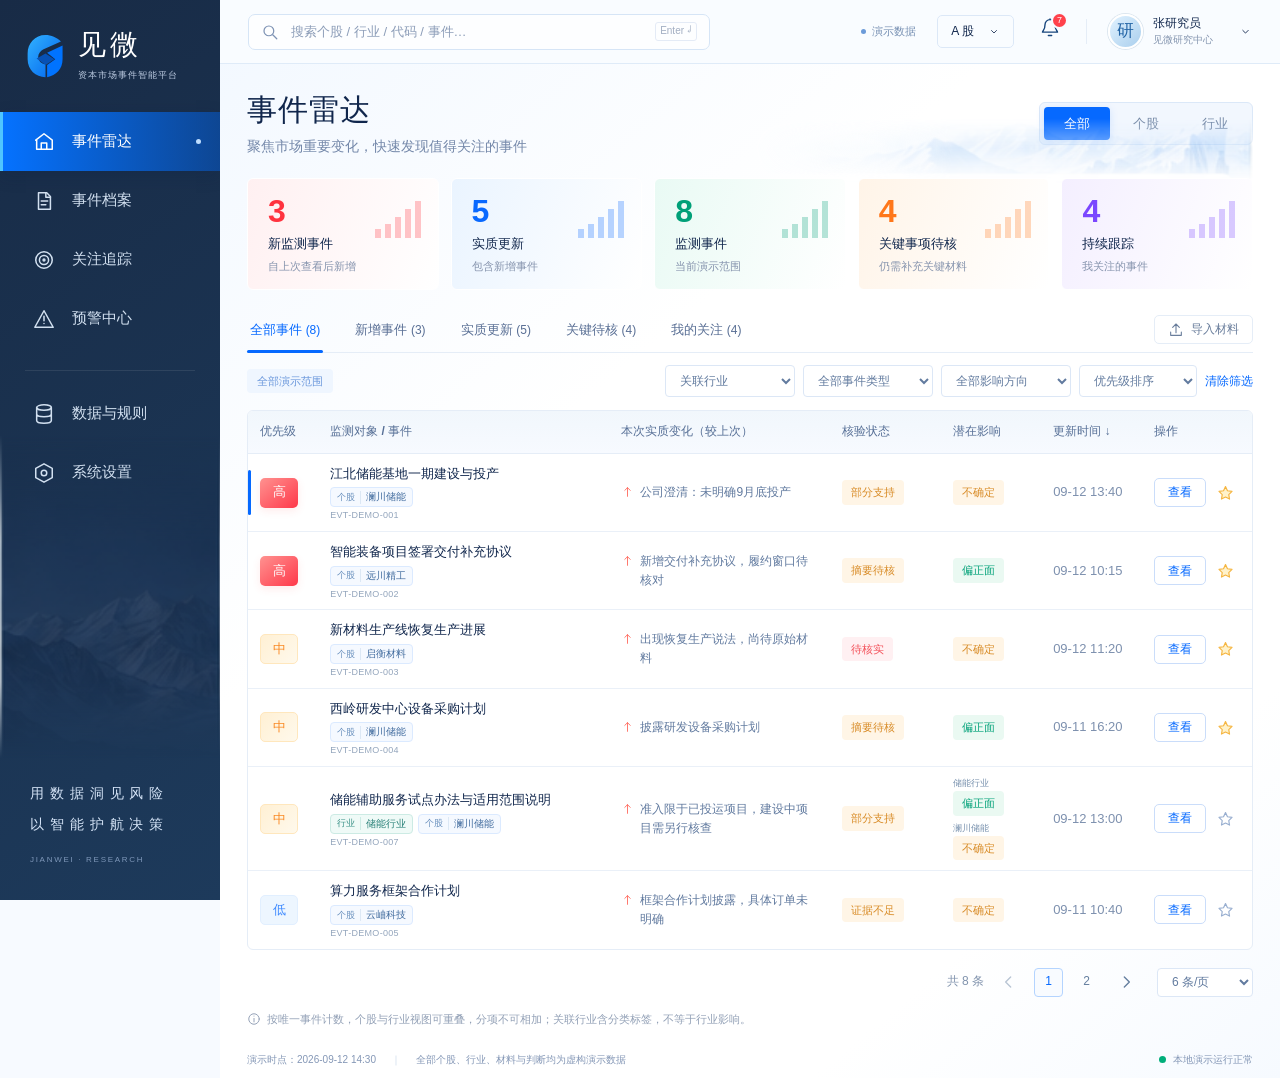
<file: 02_源代码/engineering/demos/zhiyan-demo/index.html>
<!doctype html>
<html lang="zh-CN">
<head>
  <meta charset="utf-8">
  <meta name="viewport" content="width=device-width,initial-scale=1">
  <meta http-equiv="Content-Security-Policy" content="default-src 'self' file:; script-src 'self' file:; style-src 'self' file: 'unsafe-inline'; img-src 'self' file: data:; connect-src 'self'; object-src 'none'; base-uri 'none'; form-action 'none'">
  <meta name="theme-color" content="#172e4b">
  <title>见微 · 事件智能研判平台</title>
  <link rel="icon" href="assets/brand.svg" type="image/svg+xml">
  <link rel="stylesheet" href="styles.css">
  <script src="mock.js" defer></script>
  <script src="runtime.js" defer></script>
  <script src="app.js" defer></script>
</head>
<body>
  <a class="skip-link" href="#main">跳转到主要内容</a>
  <aside class="sidebar" aria-label="主导航">
    <a class="brand" href="#/radar"><img src="assets/brand.svg" alt=""><span><strong>见微</strong><small>资本市场事件智能平台</small></span></a>
    <div class="nav-caption">研 究 工 作 台</div>
    <nav id="navigation"></nav>
    <div class="nav-divider"></div>
    <button class="nav-item" data-action="config" aria-label="数据与规则"><span data-icon="database"></span><span>数据与规则</span></button>
    <button class="nav-item" data-action="settings" aria-label="系统设置"><span data-icon="settings"></span><span>系统设置</span></button>
    <div class="sidebar-mountains" aria-hidden="true"></div>
    <div class="sidebar-quote">用 数 据 洞 见 风 险<br>以 智 能 护 航 决 策<span>JIANWEI · RESEARCH</span></div>
  </aside>
  <div class="workspace">
    <header class="topbar">
      <label class="global-search"><span data-icon="search"></span><input id="global-search" type="search" placeholder="搜索个股 / 行业 / 代码 / 事件…" aria-label="搜索个股、行业、代码或事件"><kbd>Enter ↵</kbd></label>
      <div class="top-actions"><button class="demo-badge" data-action="config" aria-label="打开演示控制"><i></i><span id="demo-state-label">演示数据</span></button><button class="market-button" data-action="market">A 股<span data-icon="chevron"></span></button><button class="notification-button" data-action="notifications" aria-label="查看通知"><span data-icon="bell"></span><b id="notification-count">0</b></button><span class="top-divider"></span><button class="account" data-action="account"><span class="avatar">研</span><span><strong>张研究员</strong><small>见微研究中心</small></span><span data-icon="chevron"></span></button></div>
    </header>
    <main id="main" tabindex="-1"><div class="loading">正在载入演示工作台…</div></main>
    <footer class="footer"><span>演示时点：2026-09-12 14:30 <b>｜</b> 全部个股、行业、材料与判断均为虚构演示数据</span><span><i class="online-dot"></i>本地演示运行正常</span></footer>
  </div>
  <dialog id="drawer" class="drawer" aria-labelledby="drawer-title"><div class="drawer-heading"><div><span class="eyebrow">见微 · 演示工作台</span><h2 id="drawer-title"></h2></div><button class="icon-button" data-action="close-drawer" aria-label="关闭面板"><span data-icon="close"></span></button></div><div id="drawer-content"></div></dialog>
  <div id="toast" role="status" aria-live="polite" hidden></div>
</body>
</html>
</file>
<file: 02_源代码/engineering/demos/zhiyan-demo/styles.css>
:root{--navy:#172e4b;--ink:#10264c;--muted:#7183a3;--blue:#0669ff;--line:#e5edf7;--pale:#f3f8ff;--side:220px;--red:#f64750;--green:#00a879;--orange:#f58a24;font-family:'Microsoft YaHei UI','Microsoft YaHei','PingFang SC',sans-serif;color:var(--ink);font-synthesis:none;background:#f7faff}
*{box-sizing:border-box}body{margin:0;font-size:14px;line-height:1.65}button,input,select,textarea{font:inherit;color:inherit}button,a,input,select,textarea{-webkit-tap-highlight-color:transparent}button{cursor:pointer}button{border:0;background:none}a{color:inherit;text-decoration:none}p,h1,h2,h3,h4{margin:0}h1{font-size:30px;line-height:1.4;font-weight:750;letter-spacing:1px}h2{font-size:18px;font-weight:700}h3{font-size:16px}small{font-size:12px}svg.icon{width:20px;height:20px;fill:none;stroke:currentColor;stroke-width:1.65;stroke-linecap:round;stroke-linejoin:round;flex-shrink:0;vertical-align:middle}[data-icon]{display:inline-flex}button:focus-visible,a:focus-visible,input:focus-visible,select:focus-visible,textarea:focus-visible,summary:focus-visible{outline:3px solid #71adff;outline-offset:3px}button:disabled{opacity:.45;cursor:not-allowed}::selection{background:#d6e9ff}.skip-link{position:fixed;z-index:1000;top:-80px;background:white;padding:12px}.skip-link:focus{top:8px}.muted{color:var(--muted)}.small{font-size:12px}.mono{font-family:'Segoe UI',Consolas,monospace;font-variant-numeric:tabular-nums;letter-spacing:.15px}.eyebrow{color:#8596b1;font-size:11px;letter-spacing:1.5px}.blue-text{color:var(--blue)}.red-text{color:var(--red)}.green-text{color:var(--green)}.inline{display:flex;align-items:center;gap:10px}.between{justify-content:space-between}.wrap{flex-wrap:wrap}.stack{display:flex;flex-direction:column;gap:12px}.space-top{margin-top:20px}.count{font-family:'Segoe UI',sans-serif}.loading{padding:80px;text-align:center;color:var(--muted)}
.sidebar{position:fixed;inset:0 auto 0 0;width:var(--side);background:linear-gradient(145deg,#182b46,#1d3a5b);color:#dce8f9;display:flex;flex-direction:column;z-index:30;overflow:hidden}.brand{height:105px;display:flex;align-items:center;gap:13px;padding:20px 26px;position:relative;z-index:1}.brand img{width:39px;height:48px}.brand strong{display:block;font-size:28px;color:#fff;letter-spacing:4px;line-height:1.25}.brand small{font-size:9px;letter-spacing:1px;color:#bdcce2;white-space:nowrap}.nav-caption{padding:11px 29px;font-size:10px;color:#8194b2;letter-spacing:2px}.nav-item{display:flex;align-items:center;gap:17px;width:100%;height:57px;padding:0 30px;text-align:left;position:relative;z-index:2;color:#d2e0f0;border-left:3px solid transparent;transition:background .15s}.nav-item .icon{width:22px;height:22px}.nav-item:hover{background:#ffffff0a;color:white}.nav-item.active{background:linear-gradient(90deg,#0572ff,#0754bda0);border-left-color:#4ec5ff;color:white;font-weight:600;box-shadow:0 5px 16px #081f4333}.nav-item.active:after{content:'';position:absolute;right:19px;width:5px;height:5px;border-radius:50%;background:#bfdeff}.nav-divider{border-top:1px solid #ffffff16;margin:22px 25px 13px}.sidebar-mountains{position:absolute;bottom:85px;left:0;width:100%;height:380px;background:url('assets/reference-radar.png') left -535px / 1232px 990px no-repeat;opacity:.67;mask-image:linear-gradient(transparent,#000 28%,#000 65%,transparent 85%)}.sidebar-quote{margin-top:auto;padding:0 30px 31px;position:relative;z-index:1;font-size:14px;line-height:2.2;letter-spacing:1px;color:#d5e4f7}.sidebar-quote span{display:block;font-size:8px;letter-spacing:1.7px;color:#7e97b9;margin-top:12px}.workspace{margin-left:var(--side);min-height:100vh;display:flex;flex-direction:column;background:linear-gradient(140deg,#f2f8ff 0,#fff 36%,#fff 80%,#f6faff)}
.topbar{height:64px;flex-shrink:0;position:sticky;top:0;z-index:20;border-bottom:1px solid #dfebf8;display:flex;align-items:center;justify-content:space-between;gap:20px;padding:0 28px;background:#f9fcfff2;backdrop-filter:blur(14px)}.global-search{display:flex;align-items:center;gap:10px;max-width:550px;width:46%;height:36px;border:1px solid #d6e5f6;border-radius:7px;padding:0 12px;color:#7e93b4;background:#ffffffa8}.global-search .icon{width:18px}.global-search input{width:100%;border:0;outline:0;background:transparent;font-size:13px;min-width:0}.global-search input::placeholder{color:#8c9db8}.global-search kbd{font-size:10px;font-family:inherit;border:1px solid #e4ebf6;border-radius:3px;padding:0 4px;white-space:nowrap;color:#a2aec2}.top-actions{display:flex;align-items:center;gap:21px;flex-shrink:0}.demo-badge{color:#7790b3;font-size:11px;display:inline-flex;align-items:center;gap:6px;white-space:nowrap}.demo-badge i{width:5px;height:5px;background:#6c9bd9;border-radius:50%}.market-button{display:flex;gap:14px;align-items:center;font-size:12px;border:1px solid #dce8f7;border-radius:5px;height:33px;padding:0 13px}.market-button .icon{width:12px}.notification-button{position:relative;padding:5px;color:#16457c}.notification-button b{position:absolute;right:-3px;top:-1px;background:#ff424c;border:2px solid #f7fbff;color:#fff;min-width:17px;height:17px;font:9px/13px 'Segoe UI',sans-serif;border-radius:10px}.top-divider{height:25px;width:1px;background:var(--line)}.account{display:flex;align-items:center;gap:10px;padding:0;text-align:left}.avatar{border-radius:50%;background:linear-gradient(135deg,#e1f2ff,#aacfed);border:2px solid white;box-shadow:0 0 0 1px #dce6ef;width:35px;height:35px;display:grid;place-items:center;color:#2264a5;font-size:17px;font-weight:700}.account strong{font-size:12px;display:block;line-height:1.4}.account small{font-size:10px;display:block;color:#8495af}.account .icon{width:13px;margin-left:16px}
#main{padding:25px 27px 14px;flex:1;min-width:0;outline:none}.page-heading{display:flex;align-items:center;justify-content:space-between;gap:18px;margin-bottom:20px;min-height:65px;position:relative}.page-heading p{color:#7387a9;font-size:14px;margin-top:4px}.page-heading .heading-actions{display:flex;gap:10px;position:relative}.page-heading.radar-heading:after{content:'';position:absolute;right:-27px;top:-25px;width:50%;height:118px;pointer-events:none;background:linear-gradient(175deg,#e7f4ff33,#add2f54d);clip-path:polygon(0 100%,17% 73%,28% 83%,43% 27%,50% 59%,58% 42%,72% 76%,89% 7%,100% 29%,100% 100%);z-index:0}.heading-clock{position:relative;z-index:1;color:#7c90ae;font-size:12px;align-self:flex-start;margin-top:8px}.button{display:inline-flex;align-items:center;justify-content:center;gap:7px;height:35px;padding:0 15px;border:1px solid #caddfa;border-radius:5px;background:white;color:var(--blue);white-space:nowrap;font-size:13px;transition:background .15s,box-shadow .15s}.button:hover{background:#f0f6ff;box-shadow:0 2px 6px #006aff0a}.button.primary{border-color:var(--blue);background:linear-gradient(90deg,#067aff,#0562f7);color:#fff;box-shadow:0 3px 9px #0669ff20}.button.primary:hover{background:#005ce6}.button.compact{height:29px;padding:0 13px;font-size:12px}.button.neutral{border-color:var(--line);color:#6a7e9c}.button.danger{color:var(--red);border-color:#ffccd0;background:#fffafa}.button .icon{width:16px;height:16px}.text-button{padding:0;color:var(--blue);font-size:12px;cursor:pointer;text-align:left;line-height:1.7}.text-button:hover{text-decoration:underline}.icon-button{padding:6px;display:inline-flex;align-items:center;justify-content:center;border-radius:5px;color:#6b85ae}.icon-button:hover{background:#edf5ff;color:var(--blue)}
.metrics{display:grid;grid-template-columns:repeat(5,minmax(0,1fr));gap:12px;margin-bottom:18px}.metric{position:relative;min-height:112px;padding:12px 20px;text-align:left;border:1px solid #fff;border-radius:6px;overflow:hidden;background:linear-gradient(110deg,var(--metric-bg),#fff);transition:box-shadow .15s}.metric:hover,.metric.selected{box-shadow:inset 0 0 0 1px var(--metric-color)}.metric.red{--metric-bg:#fff0f1;--metric-color:#ff333f}.metric.blue{--metric-bg:#eaf4ff;--metric-color:#0969ff}.metric.green{--metric-bg:#e9faf4;--metric-color:#00a078}.metric.orange{--metric-bg:#fff4e8;--metric-color:#ff771a}.metric.purple{--metric-bg:#f4efff;--metric-color:#7b47ff}.metric-value{display:block;font:600 32px/1.15 'Segoe UI',sans-serif;color:var(--metric-color)}.metric-label{display:block;font-size:13px;font-weight:600;margin-top:3px}.metric-note{display:block;color:#8593ad;font-size:11px;margin-top:3px}.metric-note b{color:var(--metric-color);font-weight:500}.mini-bars{position:absolute;right:17px;top:22px;height:37px;display:flex;align-items:flex-end;gap:4px;color:var(--metric-color);opacity:.28}.mini-bars i{display:block;width:6px;background:currentColor}.mini-bars i:nth-child(1){height:9px}.mini-bars i:nth-child(2){height:14px}.mini-bars i:nth-child(3){height:21px}.mini-bars i:nth-child(4){height:29px}.mini-bars i:nth-child(5){height:37px}.tabbar{display:flex;align-items:center;gap:29px;border-bottom:1px solid var(--line);height:45px;margin:0 0 12px}.tab{height:100%;padding:0 3px;position:relative;color:#586e94;font-size:13px;white-space:nowrap}.tab.active{color:var(--blue);font-weight:600}.tab.active:after{content:'';height:3px;position:absolute;bottom:-1px;left:0;right:0;background:var(--blue);border-radius:2px}.tab .tab-count{font-size:12px;font-weight:400}.filterbar{display:flex;align-items:center;justify-content:space-between;gap:10px;margin:11px 0 13px;min-height:32px}.filters{display:flex;align-items:center;gap:8px;flex-wrap:wrap}.select{height:32px;border:1px solid #dce7f6;border-radius:4px;padding:0 26px 0 10px;background:#fff;font-size:12px;color:#627b9f;max-width:100%}.search-box{display:flex;align-items:center;border:1px solid #dce7f6;border-radius:4px;gap:8px;padding:0 10px;height:33px;background:#fff;color:#8da1be;width:260px}.search-box .icon{width:16px}.search-box input{border:0;outline:0;background:transparent;min-width:0;width:100%;font-size:12px}.scope-label{background:#eff6ff;color:#6b98dc;padding:3px 10px;font-size:11px;border-radius:4px;white-space:nowrap}
.table-container{border:1px solid var(--line);border-radius:6px;overflow:auto;background:white}.data-table{width:100%;border-collapse:collapse;text-align:left;table-layout:fixed}.data-table th{background:linear-gradient(180deg,#f1f7fc,#f7faff);color:#566f96;font-size:12px;font-weight:600;padding:11px 12px;border-bottom:1px solid var(--line);white-space:nowrap}.data-table td{padding:14px 12px;border-bottom:1px solid #eaf0f8;vertical-align:middle;font-size:13px;overflow-wrap:anywhere;line-height:1.55}.data-table tr:last-child td{border-bottom:0}.data-table tbody tr{transition:background .15s}.data-table tbody tr:hover{background:#f8fbff}.data-table tbody tr.selected{background:#f3f8ff}.data-table tbody tr.featured td:first-child{position:relative}.data-table tbody tr.featured td:first-child:before{content:'';position:absolute;top:16px;bottom:16px;width:3px;left:0;background:var(--blue);border-radius:2px}.event-title{display:block;font-size:13px;font-weight:600;line-height:1.6}.event-title:hover{color:var(--blue)}.company-sub{display:flex;flex-wrap:wrap;gap:3px 8px;color:#7b8dab;font-size:11px;margin-top:4px}.event-code{font:10px/1.5 'Segoe UI',sans-serif;color:#94a3b9;margin-top:3px;display:block;letter-spacing:.3px}.change-link{color:#617a9f;display:flex;align-items:flex-start;gap:6px;text-align:left;font-size:12px;line-height:1.6;padding:0}.change-link:hover{color:var(--blue)}.change-link .icon{width:13px;height:18px;color:#ff695d;flex-shrink:0}.badge{display:inline-flex;align-items:center;justify-content:center;gap:4px;border-radius:4px;padding:3px 9px;font-size:11px;line-height:1.7;white-space:nowrap}.badge.blue{color:#2477df;background:#edf5ff}.badge.green{color:#00a178;background:#eaf9f2}.badge.orange{color:#d88b26;background:#fff5e6}.badge.red{color:#f34f58;background:#fff0f2}.badge.purple{color:#8662d9;background:#f1edff}.badge.gray{color:#7b8ca6;background:#f1f4f8}.priority{width:38px;height:30px;display:inline-flex;align-items:center;justify-content:center;border-radius:5px;font-size:13px}.priority.high{color:#fff;background:linear-gradient(140deg,#ff9290,#ff384a);box-shadow:0 3px 8px #ff42421a}.priority.medium{color:#fa8a25;background:linear-gradient(130deg,#fff0d4,#fff9ec);border:1px solid #ffe7bd}.priority.low{color:#418cff;background:#edf6ff;border:1px solid #e1efff}.time-cell{font:11px/1.7 'Segoe UI',sans-serif;color:#7d90ae;white-space:nowrap}.row-actions{display:flex;align-items:center;gap:7px}.follow-star{color:#99afd0;padding:4px}.follow-star.active{color:#f5b642}.follow-star .icon{width:17px}.follow-star.active .icon{fill:#fff2ca}.pagination{display:flex;align-items:center;justify-content:flex-end;gap:9px;margin-top:18px;color:#8193ad;font-size:12px}.pagination .page{display:grid;place-items:center;min-width:29px;height:29px;color:#657f9f;border-radius:4px}.pagination .page.active{border:1px solid #b4d4ff;color:var(--blue);background:#f8fbff}.pagination .select{height:29px;margin-left:6px}.list-note{margin-top:13px;color:#92a0b6;font-size:11px;display:flex;gap:6px;align-items:center}.list-note .icon{width:14px;height:14px}.footer{display:flex;align-items:center;justify-content:space-between;gap:12px;min-height:36px;padding:7px 27px;font-size:10px;color:#8497b6;flex-shrink:0}.footer b{font-weight:400;padding:0 12px;color:#c5d5e8}.footer>span:last-child{display:flex;align-items:center;gap:7px;white-space:nowrap}.online-dot{width:7px;height:7px;display:inline-block;border-radius:50%;background:#00ae7a;flex-shrink:0}.empty-state{text-align:center;padding:56px 20px;color:#91a0b6}.empty-state .empty-icon{width:57px;height:57px;margin:0 auto 14px;border-radius:16px;background:#eff6ff;color:#81b3f8;display:grid;place-items:center}.empty-state h3{color:#5d7396;margin-bottom:7px;font-size:15px}.empty-state p{font-size:12px;margin-bottom:16px}.empty-state.compact{padding:28px 15px}
.archive-heading{align-items:flex-start;margin-bottom:18px;min-height:0}.archive-title{font-size:21px;letter-spacing:0;line-height:1.6}.archive-title span{font-size:27px;padding-right:14px;margin-right:12px;border-right:1px solid #d4e0ef}.event-tags{margin-top:11px;display:flex;align-items:center;gap:7px;flex-wrap:wrap}.archive-meta{display:flex;gap:20px;color:#8b9bb3;font-size:11px;margin-top:9px;flex-wrap:wrap}.conclusion-row{display:grid;grid-template-columns:minmax(0,1fr) 185px;gap:13px;margin-bottom:18px}.conclusion{border:1px solid #d9e8fd;background:linear-gradient(110deg,#edf6ff,#fbfdff);border-radius:5px;display:flex;align-items:flex-start;gap:13px;padding:16px 19px}.conclusion>.icon{color:var(--blue);width:22px;height:22px;margin-top:1px}.conclusion h3{font-size:13px;color:#3676c9;margin-bottom:5px}.conclusion p{font-size:13px;line-height:1.9;color:#47668e}.model-note{border:1px solid var(--line);border-radius:5px;padding:13px 17px;background:#fff;display:flex;flex-direction:column;justify-content:center}.model-note strong{font-size:14px;margin:3px 0}.model-note small{font-size:11px;color:#9aa9bd}.section-tabs{gap:27px;margin-bottom:17px}.panel{border:1px solid var(--line);border-radius:6px;background:#fff;min-width:0}.panel-heading{padding:15px 18px 12px;display:flex;align-items:center;justify-content:space-between;gap:10px}.panel-heading h2{font-size:16px;white-space:nowrap}.panel-heading h2 small{font-weight:400;color:#8b9bb5;font-size:11px;margin-left:8px}.panel-body{padding:0 18px 17px}.timeline-toolbar{display:flex;align-items:center;gap:8px}.timeline-toolbar .badge{padding:2px 8px;font-size:10px}.timeline{display:grid;grid-template-columns:repeat(3,minmax(0,1fr));padding:8px 21px 23px;gap:20px}.timeline-node{position:relative;text-align:left;padding:0;min-width:0}.timeline-node:before{content:'';height:1px;position:absolute;top:35px;left:18px;width:calc(100% + 10px);background:#b7d5ff}.timeline-node:last-child:before{width:80%;background:linear-gradient(90deg,#b7d5ff,transparent)}.timeline-node time{display:block;font:11px 'Segoe UI',sans-serif;color:#7890b0;height:27px}.timeline-dot{position:relative;width:15px;height:15px;background:#2086ff;display:block;border:3px solid white;box-shadow:0 0 0 1px #c4dcff;border-radius:50%;margin-bottom:16px}.timeline-node.current .timeline-dot{box-shadow:0 0 0 3px #d4e7ff;border:3px solid #fff;background:var(--blue)}.timeline-node.current .timeline-content{background:linear-gradient(135deg,#edf7ff,#f8fcff);border-radius:5px;margin:-6px -9px -8px;padding:6px 9px 8px}.timeline-node strong{font-size:13px;display:block;margin-bottom:5px}.timeline-node.current strong{color:var(--blue)}.timeline-node p{font-size:12px;color:#7c90af;line-height:1.7;max-width:95%}.timeline-node .badge{margin-top:8px;font-size:10px}.replay-banner{display:flex;justify-content:space-between;align-items:center;background:#fff7e9;border:1px solid #ffe6be;color:#b57b28;padding:10px 14px;border-radius:5px;margin-bottom:15px;font-size:12px;gap:10px}.archive-grid{display:grid;grid-template-columns:.95fr 1.25fr;gap:14px;margin-top:15px;align-items:start}.source-graph{padding:0 18px 12px}.source-line{display:grid;grid-template-columns:minmax(0,1fr) 72px minmax(0,1fr);align-items:center;gap:7px;padding:7px 0}.source-node{border:1px solid #dfebfb;border-radius:5px;background:#f9fcff;padding:8px 10px;text-align:left;color:#516e98;position:relative}.source-node:hover{border-color:#92bfff;background:#eff6ff}.source-node strong{display:block;font-size:11px;color:#2e73c9}.source-node span{font-size:10px;display:block}.source-node.company{background:#f1fbf7;border-color:#cbece0}.source-node.company strong{color:#009970}.source-arrow{font-size:9px;color:#83a3d1;display:flex;flex-direction:column;align-items:center;gap:2px;padding:0}.source-arrow .arrow-line{height:1px;background:#96b6e0;width:100%;position:relative}.source-arrow .arrow-line:after{content:'';position:absolute;right:0;top:-3px;border-left:5px solid #96b6e0;border-top:3px solid transparent;border-bottom:3px solid transparent}.source-single{display:grid;grid-template-columns:minmax(0,1fr) 72px minmax(0,1fr);gap:7px;padding:7px 0}.source-single .source-node{grid-column:1}.source-single small{grid-column:2/4;font-size:10px;align-self:center;color:#8da0bb}.source-footnote{border-top:1px solid #edf2f8;padding:10px 0 0;margin:8px 0 0;color:#8b9bb2;font-size:10px;line-height:1.8}.matrix-table th{font-size:10px;padding:8px}.matrix-table td{font-size:11px;padding:12px 8px;line-height:1.7}.matrix-table .badge{font-size:10px;padding:2px 6px}.matrix-table .claim-number{color:#a4b1c5;font-size:10px}.evidence-chips{display:flex;gap:4px;flex-wrap:wrap}.evidence-chip{padding:0 5px;background:#edf5ff;border-radius:3px;color:#528bce;font-size:10px;border:1px solid #dce9fc}.matrix-note{padding:10px 13px;color:#8b9cb4;font-size:10px}.material-list{display:grid;gap:0}.material-row{padding:13px 0;border-bottom:1px solid var(--line);display:flex;align-items:center;gap:12px}.material-row:last-child{border-bottom:0}.material-row .material-icon{width:33px;height:39px;background:#eef5ff;border:1px solid #dbe9fc;border-radius:4px;color:#5a91d8;display:grid;place-items:center;flex-shrink:0}.material-row>div:nth-child(2){flex:1;min-width:0}.material-row strong{display:block;font-size:12px}.material-row small{display:block;color:#90a1bb;font-size:10px;margin-top:3px}.bottom-two{display:grid;grid-template-columns:1fr 1fr;gap:14px;margin-top:15px}.info-paragraph{font-size:12px;color:#7890af;line-height:1.9}.pending-item{border-left:2px solid #ffc36a;padding-left:10px;margin:10px 0}.pending-item strong{font-size:12px;font-weight:500}.pending-item small{display:block;color:#98a6bb;font-size:10px}
.following-layout{display:grid;grid-template-columns:minmax(0,1fr) 264px;gap:17px;align-items:start}.company-identity{display:flex;align-items:center;gap:10px}.company-icon{width:32px;height:34px;display:grid;place-items:center;color:white;font-size:17px;font-weight:600;border-radius:7px;flex-shrink:0;background:linear-gradient(150deg,#39a4ff,#0867dc)}.company-icon.purple{background:linear-gradient(140deg,#9c8eff,#6d61d7)}.company-icon.orange{background:linear-gradient(140deg,#ffb366,#f78e32)}.company-icon.teal{background:linear-gradient(140deg,#41c4b3,#149f94)}.company-icon.indigo{background:linear-gradient(140deg,#7aacf3,#4779c0)}.watch-event-title{font-size:12px;display:block;font-weight:600;line-height:1.65;margin-top:8px}.watch-tags{display:flex;gap:4px;flex-wrap:wrap;margin-top:7px}.watch-tags .badge{font-size:9px;padding:1px 5px}.unread-dot{height:5px;width:5px;border-radius:50%;background:currentColor}.following-table td{padding:15px 12px}.following-table .row-actions{flex-direction:column;gap:6px}.tasks-panel .panel-heading{padding:15px}.task-number{background:#eff6ff;color:var(--blue);font:12px 'Segoe UI',sans-serif;border-radius:4px;padding:3px 6px;margin-left:7px}.task-card{border-top:1px solid var(--line);padding:17px 15px}.task-card-head{display:flex;align-items:flex-start;gap:9px}.task-card input{width:16px;height:16px;accent-color:var(--blue);margin:3px 0 0;cursor:pointer;flex-shrink:0}.task-card strong{font-size:12px;font-weight:500}.task-card.completed strong{text-decoration:line-through;color:#9baabe}.task-card p{font-size:11px;color:#7e93b1;margin:6px 0 0 25px}.task-card small{font-size:10px;color:#9aabc2;display:block;margin:7px 0 0 25px}.task-footnote{border-top:1px solid var(--line);padding:13px 15px;font-size:10px;color:#9aa9bc;line-height:1.8}.following-count{font-size:11px;color:#8b9db7;margin-bottom:13px;display:flex;gap:6px;align-items:center}
.alerts-layout{display:grid;grid-template-columns:minmax(0,1fr) 324px;gap:18px;align-items:start}.alerts-main .page-heading{margin-bottom:18px}.alerts-main h1{font-size:28px;letter-spacing:0}.alerts-main h1 span{font-size:18px;font-weight:500;border-left:1px solid #cddce9;margin-left:11px;padding-left:13px}.alert-metrics{grid-template-columns:repeat(4,minmax(0,1fr));gap:9px;margin-bottom:14px}.alert-metrics .metric{padding:15px 12px;min-height:96px;display:flex;align-items:flex-start;gap:10px}.alert-metrics .metric>.icon{color:var(--metric-color);width:23px;height:25px;margin-top:4px;fill:var(--metric-color);stroke:white}.alert-metrics .metric-value{font-size:28px}.alert-metrics .metric-label{font-size:11px;font-weight:500}.alert-metrics .metric-note{font-size:10px}.alert-table td{padding:15px 9px;font-size:12px}.alert-table th{padding:10px 9px;font-size:11px}.alert-table .event-title{font-size:12px}.alert-table .company-sub{font-size:10px}.alert-detail{padding:17px;background:linear-gradient(170deg,#fff,#fbfdff);border:1px solid var(--line);border-radius:6px}.alert-detail .detail-title{display:flex;align-items:center;justify-content:space-between;margin-bottom:16px}.detail-title h2{font-size:17px}.alert-detail .company-identity{align-items:flex-start}.alert-detail .company-identity strong{font-size:14px;display:block}.alert-detail .company-identity small{font-size:11px;color:#8a9db8}.alert-detail .alert-title{font-size:12px;color:#59769e;margin-top:5px;line-height:1.8}.detail-list{display:grid;grid-template-columns:70px minmax(0,1fr);gap:9px 9px;font-size:11px;margin:19px 0 15px}.detail-list dt{color:#8b9cb8}.detail-list dd{margin:0;color:#627b9f;line-height:1.8;overflow-wrap:anywhere}.alert-correction{background:#f0f7ff;border:1px solid #deebff;border-radius:4px;padding:10px;margin:12px 0;color:#5886c2;font-size:11px}.handling-form{display:grid;gap:9px}.handling-form .form-pair{display:grid;grid-template-columns:1fr 1fr;gap:9px}.field{display:flex;flex-direction:column;gap:5px;font-size:11px;color:#7e91af}.field input,.field textarea,.field select{width:100%;border:1px solid #dce7f4;border-radius:4px;background:white;padding:8px 9px;font-size:12px;color:#3b587e}.field textarea{resize:vertical;min-height:73px;line-height:1.7}.form-actions{display:flex;gap:7px}.form-actions .button{flex:1;padding:0 7px;font-size:11px}.form-error{font-size:11px;color:var(--red);min-height:0}.notification-log{border-top:1px solid var(--line);margin-top:20px;padding-top:15px}.notification-log h3{font-size:14px;margin-bottom:11px}.notification-record{display:flex;align-items:center;justify-content:space-between;gap:6px;font-size:10px;color:#8598b5;margin-top:9px}.notification-record .badge{font-size:9px;padding:2px 5px}.version-history{display:flex;gap:7px;margin:12px 0}.version-history .button{font-size:10px;padding:0 9px;height:26px}.snapshot-actions{display:flex;gap:8px;border-top:1px solid var(--line);padding-top:12px;margin-top:13px;flex-wrap:wrap}
.drawer{position:fixed;inset:0 0 0 auto;height:100%;max-height:100%;width:min(580px,100%);max-width:100%;margin:0;border:0;border-left:1px solid var(--line);padding:0;color:var(--ink);box-shadow:-12px 0 50px #132b4b20;background:#fff}.drawer::backdrop{background:#0d254b30;backdrop-filter:blur(2px)}.drawer-heading{position:sticky;top:0;padding:23px 27px 19px;background:#f8fbfff5;border-bottom:1px solid var(--line);display:flex;align-items:center;justify-content:space-between;z-index:1}.drawer-heading h2{font-size:21px;margin-top:4px}.drawer-heading .eyebrow{font-size:9px}.drawer #drawer-content{padding:24px 27px}.drawer p{font-size:13px;line-height:1.9;color:#6983a6}.drawer-section{margin-bottom:24px}.drawer-section h3{font-size:14px;margin-bottom:12px}.drawer-meta{display:grid;grid-template-columns:95px 1fr;font-size:12px;gap:8px;margin:15px 0}.drawer-meta dt{color:#8ca0bb}.drawer-meta dd{margin:0;color:#587499}.original-text{padding:20px;background:#f7faff;border:1px solid #e0eafa;border-radius:6px;color:#426083;line-height:2.2;font-size:14px;margin:18px 0}.original-text mark{background:#fff0b4;color:#795e0a;padding:2px 0}.drawer-note{border-left:3px solid #c6ddfc;padding:5px 12px;font-size:11px;color:#93a2b7;margin-top:15px}.difference{padding:17px;border:1px solid var(--line);border-radius:5px;margin-bottom:12px}.difference.after{background:#f1f8ff;border-color:#cce0ff}.difference h3{font-size:13px;margin-bottom:8px;color:#6886ae}.difference .badge{margin-bottom:8px}.version-arrow{text-align:center;color:#8dafd5;font-size:24px;margin:4px 0 10px}.notification-card{border:1px solid var(--line);border-radius:5px;padding:15px;margin-bottom:12px}.notification-card.unread{border-left:3px solid #1681ff;background:#f7fbff}.notification-card strong{display:block;font-size:13px}.notification-card p{font-size:11px;margin-top:5px}.notification-card .inline{margin-top:11px;justify-content:space-between}.rule-row{display:flex;align-items:center;justify-content:space-between;gap:20px;padding:15px 0;border-bottom:1px solid var(--line)}.rule-row strong{font-size:13px;display:block}.rule-row small{display:block;color:#8c9fba;font-size:11px}.rule-row input[type=checkbox]{width:17px;height:17px;accent-color:var(--blue)}.config-stats{display:grid;grid-template-columns:repeat(3,1fr);gap:10px;margin:17px 0}.config-stats div{border:1px solid var(--line);background:#f5f9ff;padding:13px;border-radius:5px;text-align:center}.config-stats strong{font:600 25px 'Segoe UI',sans-serif;display:block;color:var(--blue)}.config-stats small{font-size:10px;color:#7c91b1}.operation-log{border-left:2px solid #dceaff;padding:3px 0 16px 14px;font-size:12px}.operation-log small{display:block;font-size:10px;color:#98a9c0;margin-bottom:3px}.operation-log p{font-size:11px}.storage-warning{padding:9px 14px;background:#fff4dc;color:#996a17;font-size:12px;border-radius:4px;margin-bottom:12px}#toast{position:fixed;left:calc(50% + var(--side)/2);bottom:36px;transform:translateX(-50%);background:#183a61;color:white;padding:11px 20px;border-radius:6px;font-size:13px;z-index:100;box-shadow:0 8px 30px #152f4f33;max-width:85vw}#toast[hidden]{display:none}
.nav-caption{display:none}.brand{height:112px}.nav-item{font-size:15px;height:59px}.page-heading.radar-heading:after{right:0;top:-7px;height:110px;background:url('assets/reference-radar.png') right -65px / 1150px auto no-repeat;clip-path:none;opacity:.55;mask-image:linear-gradient(90deg,transparent,#000 40%),linear-gradient(180deg,transparent 33%,#000 60%,transparent 93%);mask-composite:intersect}.radar-table .company-sub{display:inline;font-size:11px;margin-right:8px}.radar-table .company-sub span+span{margin-left:8px}.radar-table .event-code{display:inline-block;margin-top:4px;font-size:10px}.radar-table .event-title{font-size:14px}.radar-table td{padding-top:13px;padding-bottom:13px}.conclusion p{font-size:14px}.timeline-node strong{font-size:14px}.timeline-node p{font-size:13px}.source-node strong{font-size:12px}.source-node span{font-size:11px}.matrix-table td{font-size:12px}.matrix-table th{font-size:11px}.detail-list{font-size:12px}.alert-detail .alert-title{font-size:13px}.watch-event-title{font-size:13px}
@media(min-width:1600px){:root{--side:238px}.sidebar-mountains{background-size:1334px 1072px;background-position:0 -580px}#main{padding:28px 32px}.topbar,.footer{padding-left:32px;padding-right:32px}.metric{min-height:120px}.data-table td{padding-top:17px;padding-bottom:17px}.event-title{font-size:14px}.archive-title{font-size:24px}.following-layout{grid-template-columns:minmax(0,1fr) 290px}.alerts-layout{grid-template-columns:minmax(0,1fr) 355px}.source-node{padding:11px}.matrix-table td{padding:15px 10px}}
@media(max-width:1250px){:root{--side:182px}.brand{padding:20px}.brand strong{font-size:25px}.brand small{font-size:8px}.nav-item{padding:0 22px;gap:12px}.nav-caption{padding-left:25px}.sidebar-quote{padding-left:23px;font-size:11px}.topbar{padding:0 20px}.top-actions{gap:13px}.demo-badge{display:none}.global-search{width:44%}.global-search kbd{display:none}#main{padding:20px}.metric{padding:12px}.metric-label{font-size:12px}.mini-bars{right:12px;gap:3px;opacity:.2}.mini-bars i{width:4px}.data-table th{padding:10px 8px;font-size:11px}.data-table td{padding:13px 8px;font-size:12px}.event-title{font-size:12px}.event-code{font-size:9px}.following-layout{grid-template-columns:minmax(0,1fr) 225px;gap:12px}.alerts-layout{grid-template-columns:minmax(0,1fr) 280px;gap:12px}.alert-detail{padding:14px}.alert-metrics .metric{gap:6px;padding:13px 9px}.alert-metrics .metric>.icon{width:17px}.alerts-main h1{font-size:25px}.alerts-main h1 span{font-size:15px}.alert-table .badge{padding:3px 5px;font-size:10px}.archive-title{font-size:18px}.archive-title span{font-size:24px}.section-tabs{gap:22px}.archive-grid{grid-template-columns:1fr 1.1fr}.conclusion-row{grid-template-columns:minmax(0,1fr) 155px}.model-note{padding:12px}.model-note strong{font-size:12px}.footer{padding-left:20px;padding-right:20px;font-size:9px}.following-table .company-identity{gap:7px}.following-table td{padding:12px 8px}}
@media(max-width:1050px){:root{--side:160px}.brand{padding:18px 15px;gap:8px}.brand img{width:30px}.brand strong{font-size:23px}.brand small{font-size:7px}.nav-item{font-size:12px;padding:0 16px;gap:10px}.nav-item .icon{width:19px}.nav-caption{padding-left:19px;font-size:9px}.sidebar-quote{font-size:10px;padding-left:18px}.account small,.top-divider{display:none}.account .icon{margin-left:0}.global-search{width:46%}.top-actions{gap:11px}.metrics{gap:8px}.metric{padding:11px;min-height:108px}.metric-label{font-size:11px}.mini-bars{opacity:.14}.tabbar{gap:19px}.tab{font-size:12px}.following-layout,.alerts-layout{grid-template-columns:minmax(0,1fr)}.following-layout>div,.alerts-main{min-width:0}.tasks-panel{display:grid;grid-template-columns:repeat(3,1fr)}.tasks-panel .panel-heading,.tasks-panel .task-footnote{grid-column:1/-1}.task-card{border-right:1px solid var(--line)}.alert-detail{display:block;max-width:none}.alert-detail .detail-list{grid-template-columns:85px 1fr 85px 1fr}.alert-detail .handling-form{max-width:600px}.alert-detail .notification-log{margin-top:15px}.archive-grid{grid-template-columns:1fr}.archive-grid .panel:first-child{max-width:none}.source-graph{display:grid;grid-template-columns:repeat(3,1fr);gap:14px}.source-line,.source-single{display:flex;flex-direction:column;gap:10px;align-items:stretch}.source-arrow{padding:3px 0}.source-single small{align-self:auto}.source-footnote{grid-column:1/-1}.archive-title span{font-size:22px}.archive-title{font-size:16px}.archive-heading .heading-actions .button{padding:0 9px}.footer>span:first-child{max-width:75%}.heading-clock{font-size:10px}.data-table.radar-table{min-width:680px}}
@media(max-width:760px){:root{--side:66px}.brand{height:77px;padding:15px 17px}.brand img{width:31px}.brand>span,.nav-caption,.nav-item>span:not([data-icon]),.nav-item .nav-label,.sidebar-quote{display:none}.nav-item{height:55px;padding:0;justify-content:center;border-left-width:2px}.nav-item .icon{width:22px}.nav-item.active:after{display:none}.nav-divider{margin:16px 12px}.sidebar-mountains{opacity:.25}.topbar{height:57px;padding:0 13px;gap:10px}.global-search{width:100%;max-width:none;height:33px}.global-search input{font-size:11px}.top-actions{gap:10px}.account,.market-button{display:none}.notification-button .icon{width:20px}#main{padding:17px 13px}.page-heading{margin-bottom:15px;min-height:55px}.page-heading h1{font-size:24px}.page-heading p{font-size:12px}.heading-clock{display:none}.metrics{grid-template-columns:repeat(3,minmax(0,1fr));gap:7px}.metric{min-height:101px;padding:10px}.metric-value{font-size:27px}.metric-label{font-size:11px}.metric-note{font-size:9px}.mini-bars{right:8px;top:22px;opacity:.18}.tabbar{overflow:auto;gap:22px;margin-bottom:9px;height:44px}.tab{font-size:11px;flex-shrink:0}.filterbar{align-items:flex-start;flex-wrap:wrap;gap:9px}.filters{gap:6px}.select{height:30px;font-size:11px;padding-left:7px;padding-right:15px}.search-box{width:100%}.scope-label{font-size:9px}.button{height:32px;font-size:11px;padding:0 10px}.button .icon{width:14px}.table-container{border-radius:4px}.data-table.radar-table{min-width:680px}.data-table th{font-size:11px}.data-table td{font-size:12px}.pagination{font-size:10px;gap:5px;flex-wrap:wrap}.footer{font-size:8px;gap:10px;padding:10px 13px;align-items:flex-start}.footer>span:last-child{font-size:0}.footer>span:first-child{max-width:95%}.footer b{padding:0 4px}.archive-heading{flex-direction:column;gap:12px}.page-heading h1.archive-title{font-size:16px}.archive-title span{display:block;font-size:23px;border:0;margin:0 0 5px;padding:0}.archive-meta{gap:5px 10px;font-size:10px}.archive-heading .heading-actions{position:absolute;right:0;top:0}.event-tags{gap:5px}.event-tags .badge{font-size:9px}.conclusion-row{grid-template-columns:1fr}.conclusion{padding:13px}.conclusion p{font-size:12px}.model-note{display:none}.panel-heading{padding:13px;flex-wrap:wrap}.panel-heading h2{font-size:14px}.panel-heading h2 small{font-size:9px;margin-left:3px}.timeline-toolbar{gap:5px;flex-wrap:wrap}.timeline-toolbar .badge{font-size:9px}.timeline{padding:10px 13px 19px;gap:10px}.timeline-node strong{font-size:11px}.timeline-node p{font-size:10px}.timeline-node time{font-size:9px}.timeline-node .badge{font-size:8px;padding:2px 5px}.timeline-node:before{width:calc(100% + 3px)}.source-graph{display:block;padding:0 13px 14px}.source-line,.source-single{display:grid;grid-template-columns:1fr 55px 1fr}.source-footnote{font-size:9px}.matrix-table{min-width:430px}.archive-grid{gap:12px}.bottom-two{grid-template-columns:1fr}.panel-body{padding:0 13px 14px}.material-row strong{font-size:11px}.material-row .button{padding:0 8px}.replay-banner{font-size:10px;align-items:flex-start}.following-table{min-width:640px}.tasks-panel{display:block}.task-card{border-right:0}.following-layout{gap:17px}.page-heading .heading-actions{gap:6px}.following-heading{align-items:flex-start;flex-wrap:wrap}.following-count{font-size:10px}.alerts-main h1{font-size:24px}.alerts-main h1 span{font-size:14px;margin-left:6px;padding-left:7px}.alert-metrics{grid-template-columns:repeat(2,1fr)}.alert-metrics .metric{min-height:92px;gap:11px;padding:12px}.alert-metrics .metric>.icon{width:23px}.alert-table{min-width:560px}.alert-detail .detail-list{grid-template-columns:75px 1fr}.drawer #drawer-content{padding:20px}.drawer-heading{padding:18px 20px}.drawer-heading h2{font-size:19px}#toast{left:50%;bottom:25px;font-size:12px}.list-note{font-size:9px}}
.demo-controller{border:1px solid #d9e8fc;background:linear-gradient(130deg,#f4f9ff,#fff);padding:16px;border-radius:6px}.demo-controller .inline h3{margin:0}.demo-controller>p{font-size:12px;margin-top:10px}.demo-control-actions{display:flex;gap:7px;flex-wrap:wrap;margin:16px 0}.demo-control-actions .button{font-size:12px;padding:0 10px}.demo-queue{background:white;border:1px solid var(--line);border-radius:4px;padding:11px 12px}.demo-queue strong{font-size:12px;display:block;color:#4e7cb7}.demo-queue span{font-size:11px;color:#8a9cb4;display:block;margin-top:4px}.demo-result{margin-top:18px}.demo-result>h3{font-size:14px;color:#2366b7;margin-bottom:6px}.demo-result>p{font-size:12px;margin-bottom:12px}.demo-result .matrix-table{table-layout:auto;min-width:0;background:white;border:1px solid var(--line)}.demo-result .matrix-table td{font-size:11px;padding:8px 6px}.demo-result .matrix-table th{font-size:10px;padding:8px 6px}.demo-controller .drawer-note{font-size:10px}.demo-badge{padding:0}
.demo-controller .button.primary{background:var(--blue);transition:none}.demo-controller .button.primary:hover{background:#005ce6}
@media(prefers-reduced-motion:reduce){*{scroll-behavior:auto!important;transition:none!important;animation:none!important}}

/* Industry and stock views reuse the established four-page visual language. */
.radar-table td{padding-top:10px;padding-bottom:10px}.radar-table .event-title{line-height:1.5;font-size:13px}.radar-table .event-code{display:block;line-height:1.2;margin-top:3px}.radar-table .object-chips{margin-top:4px;margin-bottom:2px}.radar-table .object-chip{line-height:1.4}
.scope-switch{display:inline-flex;gap:3px;padding:4px;border:1px solid #dbe8f8;background:#f2f7fe;border-radius:6px;flex-shrink:0;align-self:center}
.scope-switch button{padding:6px 20px;font-size:13px;color:#7488a5;border-radius:4px;white-space:nowrap}
.scope-switch button.active{background:var(--blue);color:#fff;box-shadow:0 2px 8px #0669ff26}
.object-chips{display:flex;gap:5px;flex-wrap:wrap;margin-top:7px}
.object-chip{display:inline-flex;align-items:center;gap:5px;padding:2px 6px;border:1px solid #dbeaff;border-radius:4px;color:#406b9e;background:#f5f9ff;font-size:10px;line-height:1.6}
.object-chip>span{font-size:9px;color:#658dbb;border-right:1px solid #dce8f5;padding-right:5px}
.object-chip.industry{color:#267f76;border-color:#ccebe4;background:#effaf7}.object-chip.industry>span{color:#399187;border-color:#ccebe4}
.direction-item+.direction-item{margin-top:6px}.direction-item small{font-size:9px;display:block;color:#7790ad;white-space:normal}
.radar-table .event-code{font-size:9px;color:#93a5bc}.radar-table .object-chips{margin-bottom:3px}
.assessment-panel{margin:17px 0 20px;border-color:#d6e5f9;overflow:hidden}
.assessment-tabs{display:flex;gap:0;flex-wrap:wrap;background:#f5f9fe;border-bottom:1px solid #e2ebf7}
.assessment-tab{padding:13px 20px;border-bottom:2px solid transparent;display:flex;align-items:center;gap:8px;color:#7c8fa9;max-width:100%;flex-wrap:wrap}
.assessment-tab strong{font-size:13px;font-weight:600}.assessment-tab small{font-size:10px}
.assessment-tab.active{background:white;border-bottom-color:var(--blue);color:#1b589e}
.assessment-content{display:grid;grid-template-columns:minmax(0,1fr) 265px;gap:23px;padding:19px 22px}
.assessment-heading{display:flex;align-items:center;gap:12px;flex-wrap:wrap}.assessment-heading h2{font-size:16px}
.assessment-caption{font-size:10px;color:#8fa1ba;margin:6px 0 12px}.assessment-facts{display:grid;grid-template-columns:61px minmax(0,1fr);gap:8px 12px;font-size:12px;line-height:1.9;margin:0}
.assessment-facts dt{color:#8a9ab0}.assessment-facts dd{margin:0;color:#536f92}
.assessment-sources{display:flex;gap:8px;flex-wrap:wrap;margin-top:13px}
.assessment-review{border-left:1px solid #e3ebf6;padding-left:22px;min-width:0}
.assessment-review>.eyebrow{display:block;margin-bottom:7px;font-size:10px}
.assessment-review>strong{display:block}.assessment-review p{font-size:11px;color:#6881a2;line-height:1.8;margin-top:7px;overflow-wrap:anywhere}
.assessment-review small{font-size:10px;color:#91a2b9;display:block;margin-top:8px;line-height:1.8}.assessment-review .space-top{margin-top:10px}
.review-version-note{font-size:10px;color:#ae751c;background:#fff8e8;padding:6px 8px;border-radius:4px;margin-top:9px}
.subscription-layout{display:grid;grid-template-columns:minmax(0,1.05fr) minmax(0,1fr);gap:18px;align-items:start}
.subscription-layout>.panel{min-width:0}.subscription-layout .table-container{border:0;border-radius:0}
.subscription-table td{padding:15px}.subscription-table input[type=checkbox]{width:17px;height:17px;accent-color:var(--blue);cursor:pointer}
.object-select{display:flex;gap:7px;align-items:center;padding:0;text-align:left}.object-select strong{font-size:13px}
.subscription-table .event-code{margin-top:5px;font-size:10px}.subscription-table tr.selected{background:#f2f8ff}
.subscription-note{padding:0 18px 12px;font-size:11px;color:#8b9db7}
.subscription-event{padding:16px 18px;border-top:1px solid var(--line)}.subscription-event p{margin:8px 0 12px;font-size:12px;color:#718aa9}
.subscription-event .event-title{font-size:14px}.subscription-event .space-top{margin-top:14px}
.subscription-matches .task-footnote{padding:14px 18px;line-height:1.9}
@media(max-width:1050px){.assessment-content{grid-template-columns:minmax(0,1fr) 220px;gap:16px;padding:16px}.assessment-review{padding-left:16px}.subscription-layout{gap:12px}.object-select{flex-wrap:wrap}.scope-switch button{padding:6px 16px}}
@media(max-width:760px){.radar-heading{flex-wrap:wrap;gap:11px}.scope-switch{align-self:flex-start}.scope-switch button{padding:5px 17px;font-size:11px}.assessment-tabs{display:block}.assessment-tab{width:100%;padding:10px 13px}.assessment-content{grid-template-columns:1fr;padding:14px;gap:15px}.assessment-review{border-left:0;border-top:1px solid var(--line);padding:13px 0 0}.assessment-heading h2{font-size:14px}.assessment-facts{grid-template-columns:53px minmax(0,1fr);font-size:11px;gap:7px}.assessment-content .badge{font-size:10px}.subscription-layout{grid-template-columns:1fr}.subscription-table td{padding:12px 10px}.subscription-table .text-button{white-space:nowrap;font-size:11px}.object-select strong{font-size:12px}.assessment-review .space-top{margin-top:10px}.object-chips .object-chip{font-size:10px}}

/* Real runtime uses the existing panels and navigation. */
.real-source-text{white-space:pre-wrap;overflow-wrap:anywhere;line-height:1.95}.real-mode .material-row{display:block}.real-mode blockquote{margin:16px 0;padding:12px 16px;border-left:3px solid #b5d3f8;background:#f5f9ff;overflow-wrap:anywhere}.real-mode .panel-body{overflow-wrap:anywhere}.real-mode .demo-badge{max-width:210px;white-space:normal;text-align:left}.real-mode .heading-actions{flex-wrap:wrap}.real-mode .conclusion{padding:20px}.real-mode #real-task-text{width:100%}@media(max-width:760px){.real-mode .demo-badge{max-width:100px;font-size:9px}.real-mode .page-heading{flex-wrap:wrap}.real-mode .archive-grid{grid-template-columns:1fr}.real-mode .heading-actions{max-width:100%}}

.real-mode .conclusion{display:block}.real-mode .conclusion h2{font-size:19px;line-height:1.65;overflow-wrap:anywhere}.real-mode .conclusion>p{margin-top:8px}@media(max-width:760px){.real-mode .conclusion h2{font-size:17px}}
/* Unreleased extraction reviews stay inside the existing original-text drawer. */
.extraction-review {border:1px solid #e7c792;border-radius:12px;padding:16px;background:#fffaf1;margin-bottom:24px}
.review-item {border-top:1px solid #dedfe4;padding:12px 0;margin-top:10px}
.review-item summary {cursor:pointer;line-height:1.6;font-weight:600;overflow-wrap:anywhere}
.review-item summary span {display:block;color:#845600;font-size:12px}
.review-item blockquote {margin:12px 0;padding:12px;border-left:3px solid #afbacd;background:white;white-space:pre-wrap;overflow-wrap:anywhere}
.review-issues {padding-left:22px;color:#854c1d;overflow-wrap:anywhere}
.review-json {white-space:pre-wrap;overflow-wrap:anywhere;max-height:420px;overflow:auto;background:#f1f4f8;padding:12px;font-size:12px}
.real-mode .button[data-real="document"] {max-width:100%;white-space:normal;overflow-wrap:anywhere;text-align:left}
.extraction-review summary:focus-visible {outline:2px solid #2464cf;outline-offset:3px}

/* Restore the original layout for saved data; keep long timelines horizontal on phones. */
.real-mode .real-timeline{display:flex;overflow-x:auto;gap:20px;align-items:stretch}
.real-mode .real-timeline .timeline-node{flex:0 0 260px;color:inherit;text-decoration:none}
.real-mode .archive-grid #real-claims{margin-top:0}
.real-mode .star-button{font-size:23px;color:#9aacc3;min-width:32px;min-height:32px}
.real-mode .star-button.active{color:#e6a324}
.real-mode .model-note{display:flex}
.real-mode .handling-form .field{display:grid;gap:6px;margin-top:12px}
.real-mode .handling-form textarea{height:90px;resize:vertical}
.real-mode .notification-record{flex-wrap:wrap}
.real-mode .alert-detail{overflow-wrap:anywhere}
.real-mode .timeline-node:focus-visible{outline:2px solid var(--blue);outline-offset:2px}

.real-mode .radar-codes small{display:block;color:#8b9bb3;font-size:10px}
.real-mode .radar-codes .text-button{display:block;font:600 12px 'Segoe UI',sans-serif;overflow-wrap:anywhere;text-align:left}
.real-mode .radar-object-names{display:flex;flex-wrap:wrap;gap:3px 12px;margin-top:7px;color:#7890af;font-size:11px}
.real-mode .radar-event-types{color:#6783a8;font-size:12px}
.real-mode .radar-event-types>div+div,.real-mode .radar-degree+.radar-degree,.real-mode .radar-codes>div+div{margin-top:6px}
.real-mode .radar-degree small{display:block;color:#7890af;font-size:10px;margin-bottom:3px}

.real-mode .radar-table .row-actions{flex-wrap:nowrap;gap:6px}

.radar-codes .radar-object-name{display:block;font-size:12px;line-height:1.5;color:#60718a;margin-top:4px;white-space:normal}

.date-filters{display:flex;align-items:center;gap:12px;flex-wrap:wrap;margin:0 0 14px}.date-filters label{display:flex;align-items:center;gap:6px;font-size:12px;color:#627b9f}.date-filters input,.timeline-toolbar input[type=date]{padding:0 8px;min-width:135px}.timeline-toolbar{display:flex;align-items:center;gap:8px;flex-wrap:wrap}.timeline-toolbar label{display:flex;align-items:center;gap:5px}.event-code .text-button{font-size:11px;text-align:left;border:0;background:transparent;padding:0;min-height:0;height:auto;text-decoration:underline;text-underline-offset:3px}@media(max-width:600px){.date-filters{gap:8px}.date-filters label{flex:1 1 46%;flex-wrap:wrap}.date-filters input{width:100%}.timeline-toolbar{width:100%}}

/* Saved dossier reports: titles identify materials; numbering does not. */
.report-list{display:grid;gap:8px;margin-bottom:16px}.report-card{display:block;width:100%;min-width:0;text-align:left;border:1px solid var(--line);border-radius:5px;background:#f9fcff;padding:12px;color:inherit;cursor:pointer;white-space:normal;overflow-wrap:anywhere}.report-card strong{display:block;font-size:13px;line-height:1.7}.report-card small{display:block;color:#627897;line-height:1.8;margin-top:5px}.report-card span{display:block;color:var(--blue);font-size:11px;margin-top:5px}.report-card:hover{border-color:#92bfff}.report-card:focus-visible{outline:2px solid var(--blue);outline-offset:2px}.report-relation{border-top:1px solid var(--line);padding:10px 0;font-size:12px;overflow-wrap:anywhere}.report-relation summary{cursor:pointer;line-height:1.7}.report-pair{color:#627897;line-height:1.8}.report-relations h3{font-size:13px;margin-bottom:6px}

.input-date-row{display:flex;flex-wrap:wrap;gap:12px}.input-date-row label{flex:1;min-width:180px}.input-record{padding:12px 0;border-bottom:1px solid var(--line);overflow-wrap:anywhere}.input-record strong{display:block;line-height:1.7}.input-record .button{margin:5px 6px 0 0}.input-upload summary{cursor:pointer;padding:8px 0}.input-preview{table-layout:fixed;width:100%}.input-preview td{overflow-wrap:anywhere;white-space:normal}.input-preview small{display:block;color:#627897}.input-preview th:first-child{width:20%}.input-preview th:last-child{width:34%}.input-upload input[type=file]{max-width:100%}

/* Subjects describe participation; affected objects describe conditional consequences. */
.identity-grid{display:grid;grid-template-columns:minmax(0,1fr) minmax(0,1fr);gap:18px;margin:16px 0 20px;align-items:start}
.identity-grid>.panel{min-width:0}.identity-grid .panel-heading{gap:8px;flex-wrap:wrap}.identity-grid .panel-body{padding:14px 18px}
.identity-person,.affected-item{padding:10px 0;border-top:1px solid var(--line);overflow-wrap:anywhere}
.identity-person:first-child,.affected-item:first-child{padding-top:0;border-top:0}.identity-person:last-child,.affected-item:last-child{padding-bottom:0}
.identity-person strong,.affected-item strong{font-size:13px}.subject-role{display:block;color:#627897;font-size:12px;margin-top:2px}
.identity-person details{font-size:12px;margin-top:5px}.identity-person summary{color:var(--blue);cursor:pointer;width:fit-content}
.subject-gaps{margin-top:12px;background:#f7faff;border-left:2px solid #c6d7eb;padding:8px 12px;color:#617795;font-size:12px}.subject-gaps ul{margin:0;padding-left:16px}
.affected-item p{font-size:12px;line-height:1.8;color:#536f92;margin:7px 0 10px}.affected-item .button{height:28px;font-size:11px;padding:0 10px}
.real-mode .real-timeline .timeline-node.subsequent .timeline-content{background:#f7f9fc;border:1px dashed #c5d2e3;border-radius:5px;color:#61748e;margin:-6px -9px -8px;padding:6px 9px 8px}
.real-mode .real-timeline .timeline-node.subsequent .timeline-dot{background:#b8c6d9;box-shadow:none}.timeline-later{display:inline-block;font-size:11px;color:#687e9b;margin-left:8px}
.real-mode .section-tabs{overflow-x:auto;gap:22px;white-space:nowrap}.real-mode .section-tabs>*{flex-shrink:0}.real-mode #real-impact,.real-mode #real-warning,.real-mode #real-subjects,.real-mode #real-affected{scroll-margin-top:82px}
@media(max-width:760px){.identity-grid{grid-template-columns:1fr;gap:12px}.identity-grid .panel-body{padding:12px 14px}.identity-grid .panel-heading{padding:12px 14px}.identity-person strong{font-size:13px}.real-mode .section-tabs{gap:18px}.timeline-toolbar .select{max-width:100%}}

/* Desktop research workspace, 2026-10-04. See 项目资料/UI界面规范.md. */
body.real-mode{--side:188px;--ink:#142b4b;--blue:#1268fa;--muted:#637795;--line:#e0e9f5;--red:#e23e57;--orange:#c46c0d;--green:#008768;background:#f4f8fd;color:var(--ink)}
.real-mode .workspace{background:#f4f8fd}.real-mode #main{padding:20px 24px 26px}.real-mode .topbar{padding:0 24px;background:#fff;border-bottom-color:#e0e9f5}.real-mode .global-search{background:#f9fbff}
.real-mode .brand{padding:20px;gap:10px}.real-mode .brand strong{font-size:27px}.real-mode .brand small{font-size:8px;letter-spacing:.3px}.real-mode .nav-item{padding-left:22px;gap:14px}.real-mode .nav-caption{padding-left:22px}.real-mode .sidebar-quote{padding-left:22px;font-size:12px}
.real-mode .top-actions{gap:14px}.real-mode .footer{background:#fff;border-top:1px solid var(--line);color:#6d829e;font-size:10px}.real-mode h1{font-size:26px;letter-spacing:0}.real-mode .page-heading p{font-size:13px;color:#627998}
.real-mode .button{font-size:12px;border-radius:4px;box-shadow:none}.real-mode .button.primary{background:#1268fa}.real-mode .button.primary:hover{background:#0458e4}.real-mode .button.text-button{padding:0;border:0;background:none;height:auto;min-height:0}
.real-mode .panel{border:1px solid #e0e9f5;border-radius:6px;background:#fff;box-shadow:none;min-width:0}.real-mode .panel-heading{padding:13px 16px;min-height:47px;gap:8px}.real-mode .panel-heading h2{display:flex;gap:7px;align-items:center;font-size:16px;line-height:1.4}.real-mode .panel-heading h2>.icon{width:18px;height:18px;color:#1268fa}.real-mode .panel-heading h2 small{font-size:11px;font-weight:400;color:#6c819e;margin-left:3px}.real-mode .panel-body{padding:0 16px 14px;line-height:1.75}
.real-mode .badge{font-size:11px;border-radius:3px;line-height:1.65;padding:3px 7px;font-weight:500;max-width:100%;white-space:normal}.real-mode .badge.blue{background:#e7f0ff;color:#1260d5}.real-mode .badge.green{background:#ddf6ed;color:#008261}.real-mode .badge.orange{background:#fff0d5;color:#a85c08}.real-mode .badge.red{background:#ffe5ea;color:#ce304b}.real-mode .badge.gray{background:#edf1f7;color:#5b6d87}.real-mode .badge.purple{background:#efe6ff;color:#7b37d2}.real-mode .badge.cyan{background:#dbf5ff;color:#05769f}.real-mode .badge.teal{background:#dcf4ef;color:#008475}
.real-mode .tabbar{border-bottom:1px solid #d9e5f5}.real-mode .tab{font-size:13px;color:#435d7e}.real-mode .tab.active{color:#1268fa;font-weight:700}.real-mode .data-table th{background:#edf4ff;border-bottom:1px solid #dce7f7;color:#3e5b80;font-size:12px;font-weight:600}.real-mode .data-table td{border-bottom-color:#e9eff7;color:#385374}.real-mode .data-table tbody tr:hover{background:#f7faff}.real-mode .table-container{background:#fff;border:1px solid var(--line);border-radius:5px}.real-mode .select{background:white;border-color:#d4e0f0;font-size:12px;color:#426086}.real-mode .pagination{font-size:12px;color:#637c9e}
.real-mode .dossier-topline{display:flex;align-items:center;justify-content:space-between;gap:12px;margin-bottom:10px;min-height:36px}.page-kicker{font-size:23px;font-weight:700}.page-kicker>span{font-size:12px;color:#6983a5;font-weight:400;margin-left:12px;border-left:1px solid #c8d9ed;padding-left:12px}.dossier-topline .heading-actions{display:flex;gap:8px}
.dossier-hero{display:grid;grid-template-columns:minmax(0,1fr) 224px 140px;gap:16px;align-items:start;padding:16px 18px;background:#fff;border:1px solid #e0e9f5;border-radius:6px;border-top:3px solid #1268fa}.dossier-intro{min-width:0}.real-mode .dossier-title{font-size:21px;line-height:1.45;font-weight:700;letter-spacing:0;overflow-wrap:anywhere}.dossier-hero .event-tags{display:flex;flex-wrap:wrap;gap:5px;margin:8px 0}.dossier-hero .event-tags .badge{padding:3px 8px;font-size:11px;font-weight:600}
.summary-copy{margin-top:8px}.summary-copy>span{display:block;font-size:18px;font-weight:700;color:var(--blue);margin:0 0 6px}.summary-copy .event-summary{display:block;color:#3b5575;font-size:16px;line-height:1.85}.dossier-hero .archive-meta{display:flex;flex-wrap:wrap;gap:4px 12px;font-size:10px;color:#6e84a1;margin-top:9px;line-height:1.6}
.verdict-card{--status:#d74859;--wash:#fff1f2;display:flex;flex-direction:column;gap:6px;padding:12px 14px;border:1px solid #f4cfd7;border-radius:5px;background:var(--wash);min-height:152px}.verdict-card.green{--status:#008665;--wash:#edfbf5;border-color:#bfe9d8}.verdict-card.orange{--status:#b87100;--wash:#fff8e9;border-color:#f1ddb0}.verdict-card h2{font-size:12px;font-weight:600;color:var(--status);display:flex;align-items:center;gap:5px}.verdict-card h2 .icon{width:15px;height:15px}.verdict-card>strong{font-size:16px;line-height:1.45;color:var(--status)}.verdict-card p{font-size:11px;line-height:1.75;color:#49637b}.verdict-card .text-button{font-size:10px;margin-top:auto;color:var(--status)}
.real-mode .credibility-card{display:flex;flex-direction:column;align-items:stretch;justify-content:flex-start;gap:7px;min-height:152px;padding:12px;border:1px solid #e1e9f6;border-radius:5px;background:#f8fbff}.credibility-card h2{font-size:12px;font-weight:600;color:#385272}.score-display{display:flex;align-items:baseline;gap:3px}.real-mode .score-display strong{font:600 42px/1.1 'Bahnschrift','Segoe UI',sans-serif;color:#132e55;letter-spacing:-1px}.score-display>span{font-size:12px;color:#6e83a0}.real-mode .score-display .score-pending{font-size:23px;line-height:1.65;letter-spacing:0}.score-track{height:6px;background:#dfe8f8;border-radius:5px;overflow:hidden}.score-track>span{display:block;height:100%;background:#1268fa;border-radius:5px}.score-caption{font-size:10px;color:#71849e}.credibility-card .text-button{font-size:10px;margin-top:auto}
.real-mode .section-tabs{gap:24px;height:44px;margin:0;padding:0 12px;background:#fff;border:1px solid #e0e9f5;border-top:0;overflow-x:auto}.real-mode .section-tabs .button{margin-left:auto;height:26px;padding:0 9px;font-size:11px}
.real-mode .identity-grid{display:grid;grid-template-columns:minmax(0,1.05fr) minmax(0,1fr);margin:0 0 12px;gap:0;align-items:stretch;background:#fff;border:1px solid #e0e9f5;border-top:0;border-radius:0 0 6px 6px}.identity-grid>section{display:grid;grid-template-columns:82px minmax(0,1fr);gap:10px;padding:12px 15px;min-width:0}.identity-grid>section+section{border-left:1px solid #e8eef7}.identity-grid h2{font-size:12px;display:flex;align-items:flex-start;gap:5px;line-height:1.8;white-space:nowrap}.identity-grid h2>.icon{width:15px;height:19px;color:#9360dc}.identity-grid #real-affected h2>.icon{color:#00a087}.identity-content{min-width:0;display:flex;gap:5px 14px;flex-wrap:wrap;align-items:flex-start}.subject-chip{display:flex;align-items:center;flex-wrap:wrap;gap:3px 6px;padding:0 0 3px;font-size:12px;line-height:1.7}.subject-chip strong{color:#345071;font-weight:600}.subject-chip small{font-size:10px;color:#6c829d}.subject-chip .button.text-button{font-size:10px;color:#8550c3}.real-mode .subject-gaps{margin:0;padding:0;border:0;background:none;font-size:10px;color:#8b6c2c}.subject-gaps summary{cursor:pointer}.subject-gaps ul{padding:6px 0 0 14px}.identity-grid .small{font-size:11px}
.object-code{font:11px 'Segoe UI',sans-serif;color:#6b82a0;margin-right:6px;font-variant-numeric:tabular-nums}.real-mode .affected-item{border:0;padding:0;min-width:0;flex:1 1 190px}.affected-item strong{font-size:12px}.affected-item .badge{font-size:10px;padding:1px 6px;margin-left:3px}.affected-path{display:block;text-align:left;font-size:11px;line-height:1.75;color:#587494;padding:3px 0 0}.affected-path span{color:#1268fa;white-space:nowrap}.affected-path:hover span{text-decoration:underline}
.real-mode .timeline-panel{overflow:hidden}.timeline-panel .panel-heading{border-bottom:1px solid #eff3f9}.timeline-toolbar{display:flex;align-items:center;gap:7px;flex-wrap:wrap}.timeline-toolbar label{display:flex;align-items:center;gap:6px;font-size:11px;color:#6983a5}.timeline-toolbar .select,.timeline-toolbar .button{height:27px;font-size:11px;padding:0 8px}.timeline-toolbar #real-replay-version{max-width:185px}.timeline-toolbar input[type=date]{width:123px;min-width:123px}
.real-mode .real-timeline{display:flex;gap:22px;padding:6px 20px 14px;overflow-x:auto;scrollbar-width:thin;align-items:stretch}.real-mode .real-timeline .timeline-node{--node:#1268fa;flex:1 0 225px;min-width:225px;max-width:460px;padding:0;border:0;text-decoration:none;color:inherit}.real-mode .timeline-node.purple{--node:#8c48d9}.real-mode .timeline-node.orange{--node:#ed9d26}.real-mode .timeline-node.green{--node:#00a07c}.timeline-date{height:28px;display:flex;align-items:center;gap:8px}.real-mode .timeline-node time{height:auto;font-size:11px;font-weight:600;line-height:1.5;color:#577092;font-variant-numeric:tabular-nums}.timeline-selected{background:#1268fa;color:#fff;font-size:10px;line-height:1.7;padding:0 6px;border-radius:3px}.timeline-later{font-size:10px;color:#7c8fa9;margin:0}.real-mode .timeline-node:before{top:34px;left:7px;right:auto;width:calc(100% + 22px);height:2px;background:#cfe1ff}.real-mode .timeline-node:last-child:before{display:none}.real-mode .timeline-dot{width:14px;height:14px;background:var(--node);box-shadow:0 0 0 2px #fff;margin:0 0 10px}.real-mode .timeline-node.current .timeline-dot{background:var(--node);box-shadow:0 0 0 3px #dfecff}.real-mode .timeline-content{padding:8px 10px;border-radius:4px;border-left:2px solid var(--node);background:#f8faff;min-height:90px}.real-mode .timeline-node.current .timeline-content{margin:0;padding:8px 10px;background:#edf5ff;border:0;border-left:2px solid var(--node)}.real-mode .real-timeline .timeline-node.subsequent .timeline-content{margin:0;padding:8px 10px;border:1px dashed #c8d6e9;background:#fbfcff}.real-mode .timeline-content .badge{padding:1px 5px;font-size:10px}.real-mode .timeline-node p{margin:4px 0;font-size:11px;line-height:1.65;max-width:none;color:#4a6384}.timeline-source{font-size:10px;color:#7289a7}
.real-mode .archive-grid{grid-template-columns:minmax(0,1fr) minmax(0,1.13fr);gap:12px;margin-top:12px;align-items:start}.real-mode .archive-grid .panel-heading{border-bottom:1px solid #edf2f9}.real-mode .archive-grid .panel-body{padding:10px 14px 12px}.real-mode .relation-panel .panel-heading h2>.icon{color:#8750d0}.relation-panel .panel-heading>.small{font-size:10px}.relation-summary{display:flex;justify-content:space-between;align-items:center;color:#617b9c;font-size:11px}.relation-summary strong{color:#194b94;font:600 15px 'Segoe UI',sans-serif}.relation-summary .text-button{font-size:10px}.relation-separator{margin:0 8px;color:#c1cede}
.relation-canvas{position:relative;width:100%;min-width:0;background:#fff;margin-top:4px}.relation-wires{position:absolute;inset:0;width:100%;height:100%;pointer-events:none}.relation-wires path{fill:none;stroke:#adbfdb;stroke-width:1;vector-effect:non-scaling-stroke}.graph-event{position:absolute;top:50%;left:50%;transform:translate(-50%,-50%);border-radius:50%;width:104px;height:104px;background:#1268fa;color:#fff;display:flex;align-items:center;justify-content:center;flex-direction:column;z-index:2;box-shadow:0 0 0 7px #edf4ff}.graph-event>.icon{width:22px;height:22px;margin-bottom:4px}.graph-event strong{font-size:14px;font-weight:600}.graph-event span{font-size:10px;color:#dfeaff;margin-top:3px}
.graph-report{position:absolute;z-index:2;transform:translate(-50%,-50%);width:30%;min-width:0;background:white;color:#284c75;text-align:left;padding:5px 3px;border-radius:4px;border:1px solid transparent;line-height:1.65;white-space:normal;overflow-wrap:anywhere}.graph-report:hover{background:#f6f9ff;border-color:#d9e6f9}.graph-publisher{display:flex;align-items:center;gap:6px;font-size:11px;font-weight:600;color:#244568}.graph-publisher i{height:9px;width:9px;flex-shrink:0;background:#ffad3c;border-radius:50%}.graph-report.followup .graph-publisher i{background:#9154e4}.graph-report strong{font-size:10px;line-height:1.7;font-weight:400;color:#6a809e;display:-webkit-box;-webkit-line-clamp:3;-webkit-box-orient:vertical;overflow:hidden;margin:4px 0}.graph-report time{font:10px 'Segoe UI',sans-serif;color:#6386bc}.graph-single{position:absolute;left:68%;top:43%;width:28%;font-size:10px;color:#8b9ab1;line-height:1.8}
.relation-decisions{display:flex;flex-wrap:wrap;gap:6px;margin:2px 0 8px}.graph-link{display:flex;align-items:center;gap:5px;border:1px solid #e3d7f6;border-radius:4px;background:#f7f1ff;color:#7a40b5;padding:5px 8px;font-size:10px;line-height:1.5;text-align:left}.graph-link>.icon{width:13px;height:13px}.graph-link>span{color:#9171b2;font-size:10px;margin-left:3px}.graph-link.orange{background:#fff6e6;border-color:#f4ddbd;color:#ac6b1a}.graph-link.gray{background:#f4f7fb;border-color:#d9e4f1;color:#71809b}.graph-link.red{background:#fff0f2;border-color:#f3c5cd;color:#c14358}.graph-link:hover{text-decoration:underline}.report-relations>summary{font-size:10px;color:#6b83a4;cursor:pointer}.report-relations>.small{font-size:11px;margin:8px 0}.report-relations .report-list{margin-top:9px}.report-card strong{font-size:12px}.report-card small{font-size:10px}
.real-mode .claim-summary{display:flex;gap:5px;flex-wrap:wrap;padding:8px 13px;border-bottom:1px solid #eff3f8}.real-mode .claim-summary .badge{font-size:10px;padding:2px 6px}.real-mode .claims-panel .table-container{border:0;border-radius:0}.real-mode .matrix-table{table-layout:fixed;width:100%;min-width:0}.real-mode .matrix-table th{font-size:10px;padding:8px 7px}.real-mode .matrix-table td{font-size:11px;line-height:1.65;padding:9px 7px;overflow-wrap:anywhere;vertical-align:top}.real-mode .matrix-table .badge{font-size:10px;padding:2px 5px}.real-mode .matrix-table .button{height:24px;padding:0 8px;font-size:10px}.claim-number{font-size:11px;color:#94a4bb}.evidence-count{font:600 13px 'Segoe UI',sans-serif;color:#3c659c}.matrix-note{padding:10px 14px;font-size:10px;color:#7388a3}.real-mode .claims-panel .empty-state{padding:34px 18px}.real-mode .claims-panel .empty-state h3{font-size:14px}.real-mode .claims-panel .empty-state p{font-size:11px}.real-mode .claims-panel .empty-icon{width:34px;height:34px;margin-bottom:8px}
.real-mode .replay-banner{margin-bottom:12px;border:1px solid #c8ddfa;background:#edf5ff;border-radius:4px;padding:8px 12px;font-size:12px;color:#3d6397}.real-mode [id^=real-]{scroll-margin-top:80px}.real-mode .drawer{border-radius:8px 0 0 8px}.real-mode .drawer-heading{background:#f4f8ff}.real-mode .drawer-heading h2{font-size:21px}
.real-mode .follow-tabs{margin-bottom:0;background:#fff;border:1px solid var(--line);padding:0 16px;border-radius:5px 5px 0 0;gap:26px}.follow-tabs .tab>span{font-size:11px;margin-left:5px}.follow-rules{margin-left:auto;font-size:11px}.real-mode .follow-filters{margin:0 0 12px;background:white;border:1px solid var(--line);border-top:0;padding:10px 15px;border-radius:0 0 5px 5px}.follow-filters .search-box{margin-left:auto}.real-mode .following-layout{display:block}.real-mode .following-table{min-width:850px;width:100%;table-layout:fixed}.real-mode .following-table th{padding:11px 13px;font-size:12px}.real-mode .following-table td{padding:17px 13px;vertical-align:top;overflow-wrap:anywhere;font-size:12px}.watch-identity{display:flex;align-items:center;gap:9px;margin-bottom:8px}.entity-mark{width:31px;height:31px;flex-shrink:0;display:inline-flex;align-items:center;justify-content:center;border-radius:6px;background:#eee5ff;color:#8143cc;font-weight:700;font-size:15px}.entity-mark.industry{background:#dbf5ee;color:#098d75}.watch-identity strong{display:block;font-size:13px;color:#213f67;line-height:1.65}.watch-identity .object-code{font-size:10px;margin-left:5px;white-space:nowrap}.watch-event-title{font-size:11px;color:#5d779a;line-height:1.8;display:-webkit-box;-webkit-line-clamp:2;-webkit-box-orient:vertical;overflow:hidden}.watch-event-title:hover{color:#1268fa;text-decoration:underline}.watch-tags{display:flex;gap:5px;flex-wrap:wrap}.watch-tags .badge{font-size:10px;padding:2px 6px}.watch-change{font-size:12px;line-height:1.8;color:#526d90}.watch-time{font:10px 'Segoe UI',sans-serif;display:block;margin-top:8px;color:#8397b0}.watch-missing{font-size:11px;color:#557396;line-height:1.8;padding-left:17px;margin:0}.watch-missing li+li{margin-top:3px}.watch-actions{display:flex;flex-direction:column;gap:6px;align-items:flex-start}.watch-actions .button{font-size:11px;height:26px;padding:0 9px}.watch-actions .text-button{font-size:10px}.watch-empty{background:#fff;border:1px solid var(--line);text-align:center;padding-bottom:24px}.follow-guide{display:flex;justify-content:space-between;gap:15px;border-top:1px solid #dde7f4;padding:18px 0;margin-top:8px;font-size:11px;color:#7c92af}.follow-guide>span{display:flex;align-items:center;gap:6px;flex-wrap:wrap}.follow-guide strong{font-weight:500;color:#426898}.follow-guide .icon{width:16px;height:16px;color:#538ce1}
.task-explainer{font-size:12px;color:#6b809b;line-height:1.8;margin-bottom:18px}.review-task-group{padding:16px 0;border-top:1px solid var(--line)}.review-task-group h3{font-size:15px}.review-task-group>p{font-size:12px;color:#647d9d;margin:8px 0}.review-task-group time{font-size:11px;color:#7c8ea6;margin-left:8px}.review-task-group>details{margin-top:10px;font-size:12px}.review-task-group summary{cursor:pointer;color:#1268fa}.real-mode .task-card{padding:12px;border:1px solid var(--line);border-radius:5px;margin-top:10px}.task-card h3{font-size:12px}.task-card p{font-size:11px;color:#788ba4}.task-date{display:flex;align-items:center;gap:6px;color:#617a9c;font-size:11px}.task-date .icon{width:14px;height:14px}.task-status{display:flex;gap:8px;align-items:center;margin-top:8px}.task-status small{font-size:10px;color:#7e90aa}.task-actions{display:flex;gap:6px;margin-top:8px}.task-actions .button{height:25px;font-size:11px;padding:0 8px}
/* Alert center: compact typography and one column divider, 2026-10-04. */
.real-mode #main:has(>.alerts-layout),.real-mode .workspace:has(.alerts-layout){background:#fff}
.real-mode .alerts-layout{display:grid;grid-template-columns:minmax(0,1fr) 360px;gap:24px;align-items:stretch;font-family:Arial,'Microsoft YaHei','PingFang SC',sans-serif;font-size:12px;font-weight:400;color:#344c69;letter-spacing:0}
.alerts-main{min-width:0}.real-mode .alerts-main .page-heading{min-height:57px;margin-bottom:12px}.real-mode .alerts-main .page-heading h1{font-family:inherit;font-size:24px;font-weight:700;letter-spacing:0;color:#183250}.real-mode .alerts-main .page-heading p{font-size:12px;color:#657b98;margin-top:3px}
.real-mode .alert-metrics{grid-template-columns:repeat(4,minmax(0,1fr));gap:10px;margin-bottom:12px}
.real-mode .alert-metrics .metric{display:flex;gap:10px;align-items:flex-start;min-height:92px;padding:13px 12px;background:linear-gradient(110deg,var(--metric-bg),#fff);border:1px solid transparent;border-radius:4px;box-shadow:none}
.real-mode .alert-metrics .metric.red{--metric-color:#e9374c;--metric-bg:#fff0f2}.real-mode .alert-metrics .metric.orange{--metric-color:#e97a13;--metric-bg:#fff4e5}.real-mode .alert-metrics .metric.blue{--metric-color:#1769e8;--metric-bg:#edf4ff}.real-mode .alert-metrics .metric.green{--metric-color:#009a78;--metric-bg:#eaf9f3}
.real-mode .alert-metrics .metric:hover,.real-mode .alert-metrics .metric.selected{border-color:color-mix(in srgb,var(--metric-color) 50%,white);box-shadow:none}
.alert-metrics .metric-symbol{display:flex;align-items:center;justify-content:center;width:25px;height:29px;flex-shrink:0;color:var(--metric-color);background:none;box-shadow:none;border-radius:0;margin:2px 0 0}
.alert-metrics .metric-symbol .icon{width:25px;height:25px;stroke-width:2}.real-mode .alert-metrics .metric-value{font:400 26px/1.05 Arial,sans-serif}.real-mode .alert-metrics .metric-label{font-size:12px;font-weight:600;margin-top:4px;color:#284360}.real-mode .alert-metrics .metric-note{font-size:11px;color:#6b809b;margin-top:3px;white-space:nowrap}
.alert-toolbar{display:flex;align-items:center;justify-content:space-between;gap:8px;flex-wrap:wrap;padding:0 0 11px}.alert-toolbar .select,.alert-toolbar .button{font-family:inherit;font-size:12px;height:29px;border-radius:3px}.alert-toolbar>.small{font-size:11px}
.real-mode .alerts-main>.table-container{border:0;border-top:1px solid #e1e9f4;border-bottom:1px solid #e1e9f4;border-radius:0;box-shadow:none}
.real-mode .alert-table{table-layout:fixed;width:100%;min-width:0}.real-mode .alert-table th{padding:10px 9px;font-size:12px;font-weight:600;color:#385474;background:#f0f5fc}.real-mode .alert-table td{padding:13px 9px;font-size:12px;font-weight:400;vertical-align:top;overflow-wrap:anywhere}.real-mode .alert-table tr.selected{background:#f2f7ff}.real-mode .alert-table tr.selected td:first-child{box-shadow:inset 3px 0 #1769e8}
.priority-flag{display:inline-flex;align-items:center;justify-content:center;min-width:32px;height:27px;border-radius:3px;background:#edf1f6;color:#526880;font-size:12px;font-weight:500;padding:0 5px}.priority-flag.red{background:linear-gradient(145deg,#ef4b5b,#d92d44);color:white}.priority-flag.orange{background:linear-gradient(145deg,#ffcf71,#ffb83e);color:#743900}.priority-flag.blue{background:#e1efff;color:#1465ce}
.alert-object-title{text-align:left;font-size:13px;font-weight:600;color:#203f63;padding:0;line-height:1.6}.alert-object-title:hover{color:#1769e8}.alert-event-name{font-size:12px;font-weight:400;color:#5d7491;line-height:1.7;margin-top:4px;display:-webkit-box;-webkit-line-clamp:3;-webkit-box-orient:vertical;overflow:hidden}.alert-trigger{font-size:12px;font-weight:400;color:#415b79;line-height:1.7;margin-top:5px}.alert-table .watch-time{font-size:11px;color:#70849d}
.real-mode .alert-table .badge,.real-mode .alert-detail .badge{font-size:11px;padding:2px 6px;font-weight:400;border-radius:3px;white-space:nowrap}.real-mode .alert-table .button{height:27px;font-size:12px;padding:0 9px;border-radius:3px}.alerts-layout .badge.red{background:#ffe7eb;color:#cf2942}.alerts-layout .badge.orange{background:#fff0d6;color:#a65d09}.alerts-layout .badge.blue{background:#e6f0ff;color:#1764d2}.alerts-layout .badge.green{background:#e0f6ed;color:#008264}
.alerts-note{display:flex;align-items:flex-start;gap:7px;border-top:1px solid #e3ebf6;padding:12px 1px;color:#7488a3;font-size:11px;line-height:1.7}.alerts-note>.icon{width:14px;height:14px;flex-shrink:0;margin-top:2px;color:#7198cc}.alert-empty{text-align:center;background:none;border:0;border-radius:0;padding-bottom:20px}
.real-mode .alert-detail{position:static;padding:2px 0 0 20px;border:0;border-left:1px solid #dce5f1;border-radius:0;background:transparent;box-shadow:none;max-height:none;overflow:visible;overflow-wrap:anywhere;min-width:0}
.alert-detail>.detail-title{display:flex;align-items:center;justify-content:space-between;gap:8px;padding:0;margin:0 0 13px;border:0;background:none}.alert-detail .detail-title h2{font-family:inherit;font-size:16px;font-weight:600;line-height:1.6;color:#203a5d}.alert-detail .detail-title .text-button{font-size:11px;font-weight:400}
.alert-detail-hero{display:flex;align-items:center;gap:9px;margin:0 0 5px;padding:0;border:0;border-radius:0;background:none}.alert-detail-hero h3{font-family:inherit;font-size:14px;line-height:1.5;font-weight:600;color:#253f5e;margin:0}.alert-detail-hero .small{display:block;font-size:11px;font-weight:400;color:#7a6a45;margin-top:2px}.alert-detail-hero>.badge{margin-left:auto}.detail-object-tags{display:flex;gap:6px;flex-wrap:wrap;margin:0 0 15px 41px;font-size:11px;color:#667e9b}.detail-object-tags span+span:before{content:'·';margin-right:6px;color:#a5b2c2}
.detail-evidence,.detail-missing,.alert-rule{display:grid;grid-template-columns:64px minmax(0,1fr);gap:9px;margin:0 0 13px;padding:0;border:0;border-radius:0;background:none;box-shadow:none}
.detail-evidence h3,.detail-missing h3,.alert-rule>h3{font-family:inherit;font-size:12px;font-weight:400;line-height:1.75;color:#617792}.detail-evidence h3{color:#29476d;font-weight:600}.detail-evidence p{font-size:13px;font-weight:400;line-height:1.75;color:#2f4664;margin:0 0 5px}.detail-evidence .text-button{font-size:11px;font-weight:400}.detail-missing ol{font-size:12px;font-weight:400;line-height:1.75;color:#6c604d;margin:0;padding-left:15px}.detail-missing li+li{margin-top:2px}.detail-missing p{font-size:12px;line-height:1.7}
.alert-rule-body{min-width:0}.alert-rule-name{display:block;font-size:12px;font-weight:500;color:#2e4c74;background:none;border:0;border-radius:0;padding:0;margin:0 0 3px}.alert-rule-description{font-size:12px;line-height:1.75;font-weight:400;color:#536c89;margin:0 0 4px}.rule-outcome{display:flex;flex-wrap:wrap;gap:0 9px;border:0;border-radius:0;background:none;padding:0;margin:0 0 4px;font-size:11px;line-height:1.8}.rule-outcome>div{display:inline-flex;gap:5px;align-items:baseline}.rule-outcome span{font-size:11px;color:#6d8099}.rule-outcome strong{font-family:inherit;font-size:11px;line-height:inherit;font-weight:500;color:#3e618a}.rule-outcome small{font-size:11px;font-weight:400}
.rule-breakdown{font-size:12px;line-height:1.75;color:#49617d;margin:0}.rule-breakdown summary{font-size:11px;color:#1769d5;cursor:pointer}.rule-breakdown summary:hover{color:#0a4ba9}.rule-threshold{font-size:12px;margin:10px 0 8px}.rule-components{display:grid;grid-template-columns:62px minmax(0,1fr);gap:3px;margin:8px 0;padding:8px 0;border-block:1px solid #e4ebf4}.rule-components dt{color:#74879e}.rule-components dd{margin:0;display:flex;justify-content:space-between;gap:8px}.rule-components b{font-weight:500;color:#426b9f}.rule-breakdown h4{font-family:inherit;font-size:12px;font-weight:600;margin:10px 0 5px;color:#3b526e}.rule-breakdown ul,.bound-claims{padding-left:16px}.bound-claims li+li{margin-top:7px}.bound-claims p{margin:0}.bound-claims span{display:block;color:#946113;font-size:11px;margin-top:2px}.bound-claims .supported{color:#008364}.rule-version{font-size:10px;color:#7789a1;margin-top:10px;word-break:break-word}
.alert-version-bar{display:flex;align-items:center;gap:9px;padding:0;margin:0 0 11px}.alert-version-bar label{font-size:12px;color:#617792;min-width:64px}.alert-version-bar .select{font:12px Arial,'Microsoft YaHei',sans-serif;height:28px;max-width:178px;border-radius:3px}.historical-label{font-size:10px;color:#98610f;background:#fff3dc;padding:2px 5px;border-radius:2px}
.alert-metadata{margin:0 0 13px 73px;font-size:11px;color:#647f9f}.alert-metadata>summary{cursor:pointer;line-height:1.7;color:#56779e}.real-mode .alert-detail .alert-facts{display:grid;grid-template-columns:65px minmax(0,1fr);gap:5px 8px;padding:8px 0 0;margin:0;font-size:11px;line-height:1.65}.alert-facts dt{color:#71859f}.alert-facts dd{margin:0;color:#435d7e}.alert-facts time{font:11px Arial,sans-serif;white-space:nowrap}.alert-facts dd>small{display:block;font-size:10px;color:#8091a8;margin-top:2px}.alert-credibility{display:block;font-size:11px;color:#647c9d}.alert-credibility b{font-weight:500;color:#406490}
.real-mode .alert-detail .handling-form{padding:12px 0 13px;border-top:1px solid #e1e9f3;margin:0}.handling-form .detail-title{display:flex;align-items:center;justify-content:space-between;gap:8px;margin:0 0 7px}.handling-form h3{font-family:inherit;font-size:13px;font-weight:600;color:#2c4667}.handling-fields{display:grid;grid-template-columns:1fr 1fr;gap:10px}.real-mode .handling-form .field{font-size:11px;font-weight:400;color:#6a7f9b;display:grid;gap:4px;margin-top:7px}.handling-form .select{font:12px Arial,'Microsoft YaHei',sans-serif;width:100%;min-width:0;height:29px;border-radius:3px}.real-mode .handling-form textarea{min-height:48px;height:48px;resize:vertical;padding:6px;line-height:1.6}.handling-form>.primary{width:100%;margin-top:9px;height:30px;font-size:12px;font-weight:400;border-radius:3px;box-shadow:none}.history-readonly{font-size:12px;color:#8b703d;line-height:1.7;background:none;padding:4px 0}
.real-mode .alert-detail .notification-log{border-top:1px solid #e1e9f3;background:none;padding:12px 0 0;margin:0}.notification-log h3{display:flex;justify-content:space-between;align-items:center;font-family:inherit;font-size:13px;font-weight:600;color:#2c4667;margin:0 0 4px}.notification-log h3 small{font-size:11px;color:#768ba6;font-weight:400}.real-mode .notification-record{display:flex;align-items:center;flex-wrap:nowrap;gap:7px;border:0;padding:6px 0}.notification-dot{width:5px;height:5px;border-radius:50%;background:#85a4cf;flex-shrink:0}.notification-record>span:nth-child(2){flex:1;min-width:0;display:flex;justify-content:space-between;align-items:center;gap:5px}.notification-record strong{font-size:11px;font-weight:400;color:#506c8f}.notification-record time{font:10px Arial,sans-serif;color:#7c8fa8;white-space:nowrap}.notification-record .badge{font-size:10px;padding:1px 5px}.alert-audit{margin-top:8px;padding-top:7px;border-top:1px solid #edf1f6;font-size:10px;color:#7a8ca4}.alert-audit summary{cursor:pointer}.alert-audit p{margin-top:3px}
@media(min-width:901px) and (max-width:1360px){.real-mode .alerts-layout{grid-template-columns:minmax(0,1fr) 340px;gap:18px}.real-mode .alert-metrics{gap:8px}.real-mode .alert-metrics .metric{padding:12px 9px;gap:7px}.real-mode .alert-detail{padding-left:17px}.real-mode .alert-table td{padding:12px 7px}.real-mode .alert-table th{padding:10px 7px}}

/* Retain basic narrow-window behavior; this revision is verified on desktop. */
@media(max-width:1279px){body.real-mode{--side:168px}.real-mode #main{padding:18px}.dossier-hero{grid-template-columns:minmax(0,1fr) 195px 124px;gap:12px}.real-mode .dossier-title{font-size:19px}.real-mode .alerts-layout{grid-template-columns:minmax(0,1fr) 330px;gap:14px}.real-mode .alert-metrics{gap:7px}.real-mode .alert-metrics .metric{padding:12px 9px;gap:8px}.metric-symbol .icon{width:20px;height:20px}.real-mode .section-tabs{gap:19px}.identity-grid>section{grid-template-columns:73px minmax(0,1fr);padding:10px 12px;gap:6px}.graph-event{width:92px;height:92px}}
@media(max-width:900px){.dossier-hero{grid-template-columns:minmax(0,1fr) 140px}.dossier-intro{grid-column:1/-1}.real-mode .identity-grid,.real-mode .archive-grid,.real-mode .alerts-layout{grid-template-columns:1fr}.identity-grid>section+section{border-left:0;border-top:1px solid var(--line)}.real-mode .alert-detail{position:static;max-height:none}.follow-guide{flex-wrap:wrap}.real-mode .section-tabs{white-space:nowrap}.real-mode .alert-metrics{grid-template-columns:repeat(2,minmax(0,1fr))}}

/* Credibility V3: same compact archive, scoped reasons and expandable arithmetic. */
.credibility-card .credibility-reason {font-size:12px;line-height:1.55;color:#5c6d88;margin:7px 0;overflow-wrap:anywhere;}
.score-badge {font-size:12px;white-space:normal;line-height:1.4;}
.score-breakdown {border-block:1px solid #e3eaf4;padding:10px 0;margin:12px 0;}
.score-breakdown summary {color:#1260df;cursor:pointer;}
.score-calculation {font-variant-numeric:tabular-nums;color:#16365d;}

/* Radar: compact event counts, confidence levels and clickable identities. */
.real-mode .radar-metrics{grid-template-columns:repeat(4,minmax(0,1fr));gap:10px;margin-bottom:16px}
.real-mode .radar-metrics .metric{min-height:86px;display:flex;align-items:center;padding:14px 20px;border:1px solid #fff;background:linear-gradient(110deg,var(--metric-bg),#fff 125%);border-radius:5px;box-shadow:none}
.real-mode .radar-metrics .metric:hover,.real-mode .radar-metrics .metric.selected{box-shadow:inset 2px 0 var(--metric-color);border-color:var(--metric-bg)}
.real-mode .radar-metrics .metric-label{color:#344968;font-size:12px;font-weight:600;margin:5px 0 0;line-height:1.4}
.real-mode .radar-metrics .metric-value{font:600 28px/1 'Segoe UI',sans-serif;font-variant-numeric:tabular-nums;letter-spacing:-.5px}
.radar-pillars{position:absolute;right:21px;top:21px;display:flex;align-items:flex-end;gap:4px;height:40px;color:var(--metric-color);pointer-events:none}
.radar-pillars i{display:block;width:6px;background:linear-gradient(to top,transparent,currentColor);border-top:1px solid currentColor;border-radius:1px 1px 0 0}
.radar-pillars i:nth-child(1){height:9px;opacity:.15}.radar-pillars i:nth-child(2){height:14px;opacity:.21}.radar-pillars i:nth-child(3){height:20px;opacity:.29}.radar-pillars i:nth-child(4){height:27px;opacity:.37}.radar-pillars i:nth-child(5){height:34px;opacity:.45}.radar-pillars i:nth-child(6){height:40px;opacity:.55}
.real-mode .radar-table .score-badge{--level:#52647b;--level-bg:#f0f3f7;display:inline-flex;align-items:center;gap:6px;min-width:64px;justify-content:center;background:var(--level-bg);color:var(--level);border:1px solid transparent;border-radius:5px;font-size:12px;font-weight:600;padding:5px 9px;height:auto;white-space:nowrap}
.real-mode .radar-table .score-badge:before{content:'';width:5px;height:5px;border-radius:50%;background:currentColor;flex-shrink:0}
.real-mode .radar-table .score-badge[data-level="高"]{--level:#087653;--level-bg:#e0f7ec}
.real-mode .radar-table .score-badge[data-level="较高"],.real-mode .radar-table .score-badge[data-level="中高"]{--level:#175ccc;--level-bg:#e8f0ff}
.real-mode .radar-table .score-badge[data-level="中等"]{--level:#956000;--level-bg:#fff2cf}
.real-mode .radar-table .score-badge[data-level="较低"]{--level:#b64b19;--level-bg:#fff0e5}
.real-mode .radar-table .score-badge[data-level="低"]{--level:#bd3547;--level-bg:#ffe9ed}
.real-mode .radar-table .score-badge:hover{border-color:currentColor}
.real-mode .radar-codes .radar-code{display:inline-flex;align-items:center;padding:4px 8px;border:1px solid #d6e5ff;border-radius:5px;background:#edf4ff;color:#185bce;font-size:12px;font-weight:600;letter-spacing:0;line-height:1.5}
.real-mode .radar-codes .radar-code.industry{background:#e7f7f6;color:#087974;border-color:#ccece8}
.real-mode .radar-codes .radar-code:hover{border-color:currentColor;filter:brightness(.96)}
.real-mode .radar-codes .radar-object-name{font:11px/1.5 'Segoe UI',sans-serif;color:#7a8ba3;margin-top:5px;letter-spacing:.3px}
.real-mode .radar-metrics .metric:focus-visible,.real-mode .radar-table .score-badge:focus-visible,.real-mode .radar-codes .radar-code:focus-visible{outline:2px solid #175ccc;outline-offset:3px}

.real-mode .radar-table .radar-codes{text-align:center}
.real-mode .radar-codes .radar-code{justify-content:center;text-align:center}
.real-mode .radar-codes .radar-object-name{text-align:center}
.real-mode .radar-table th:first-child{text-align:center}

.real-mode .dossier-hero > .verdict-card,.real-mode .dossier-hero > .credibility-card{align-self:stretch;height:auto}
</file>
